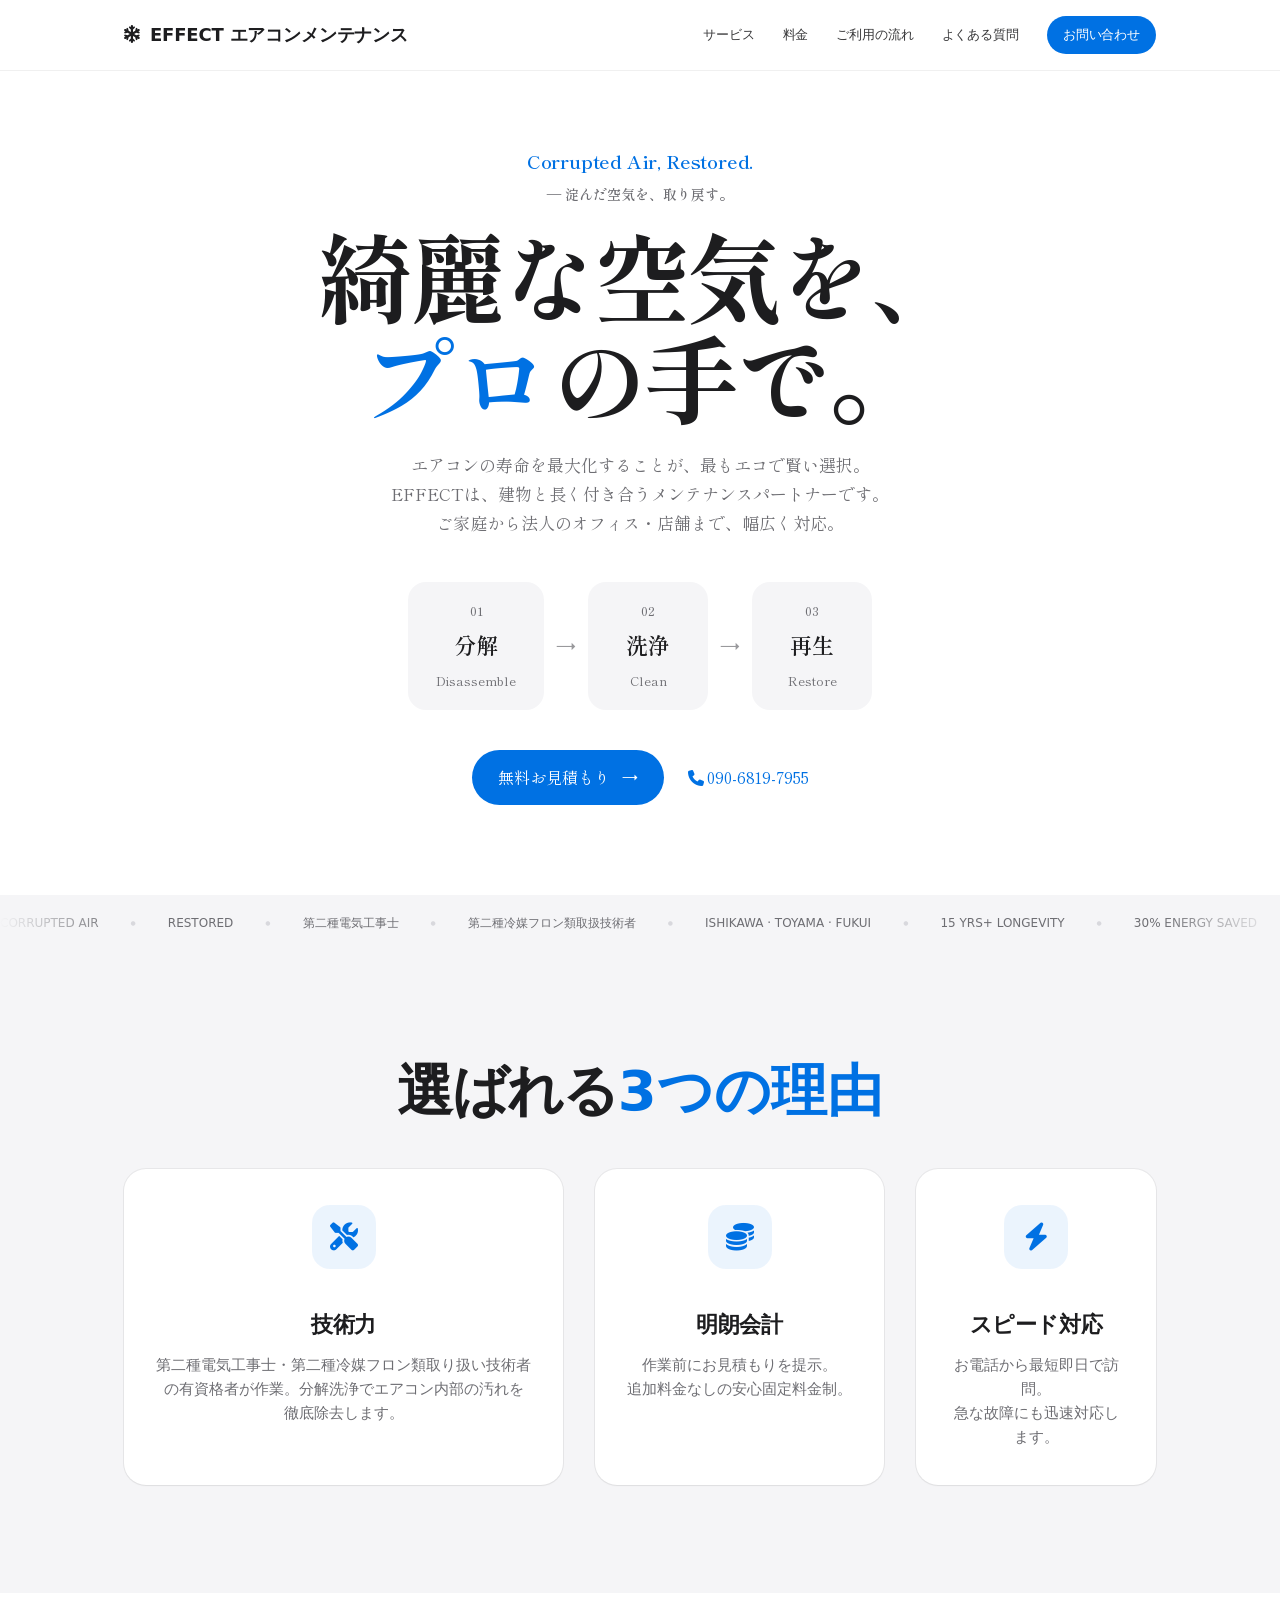
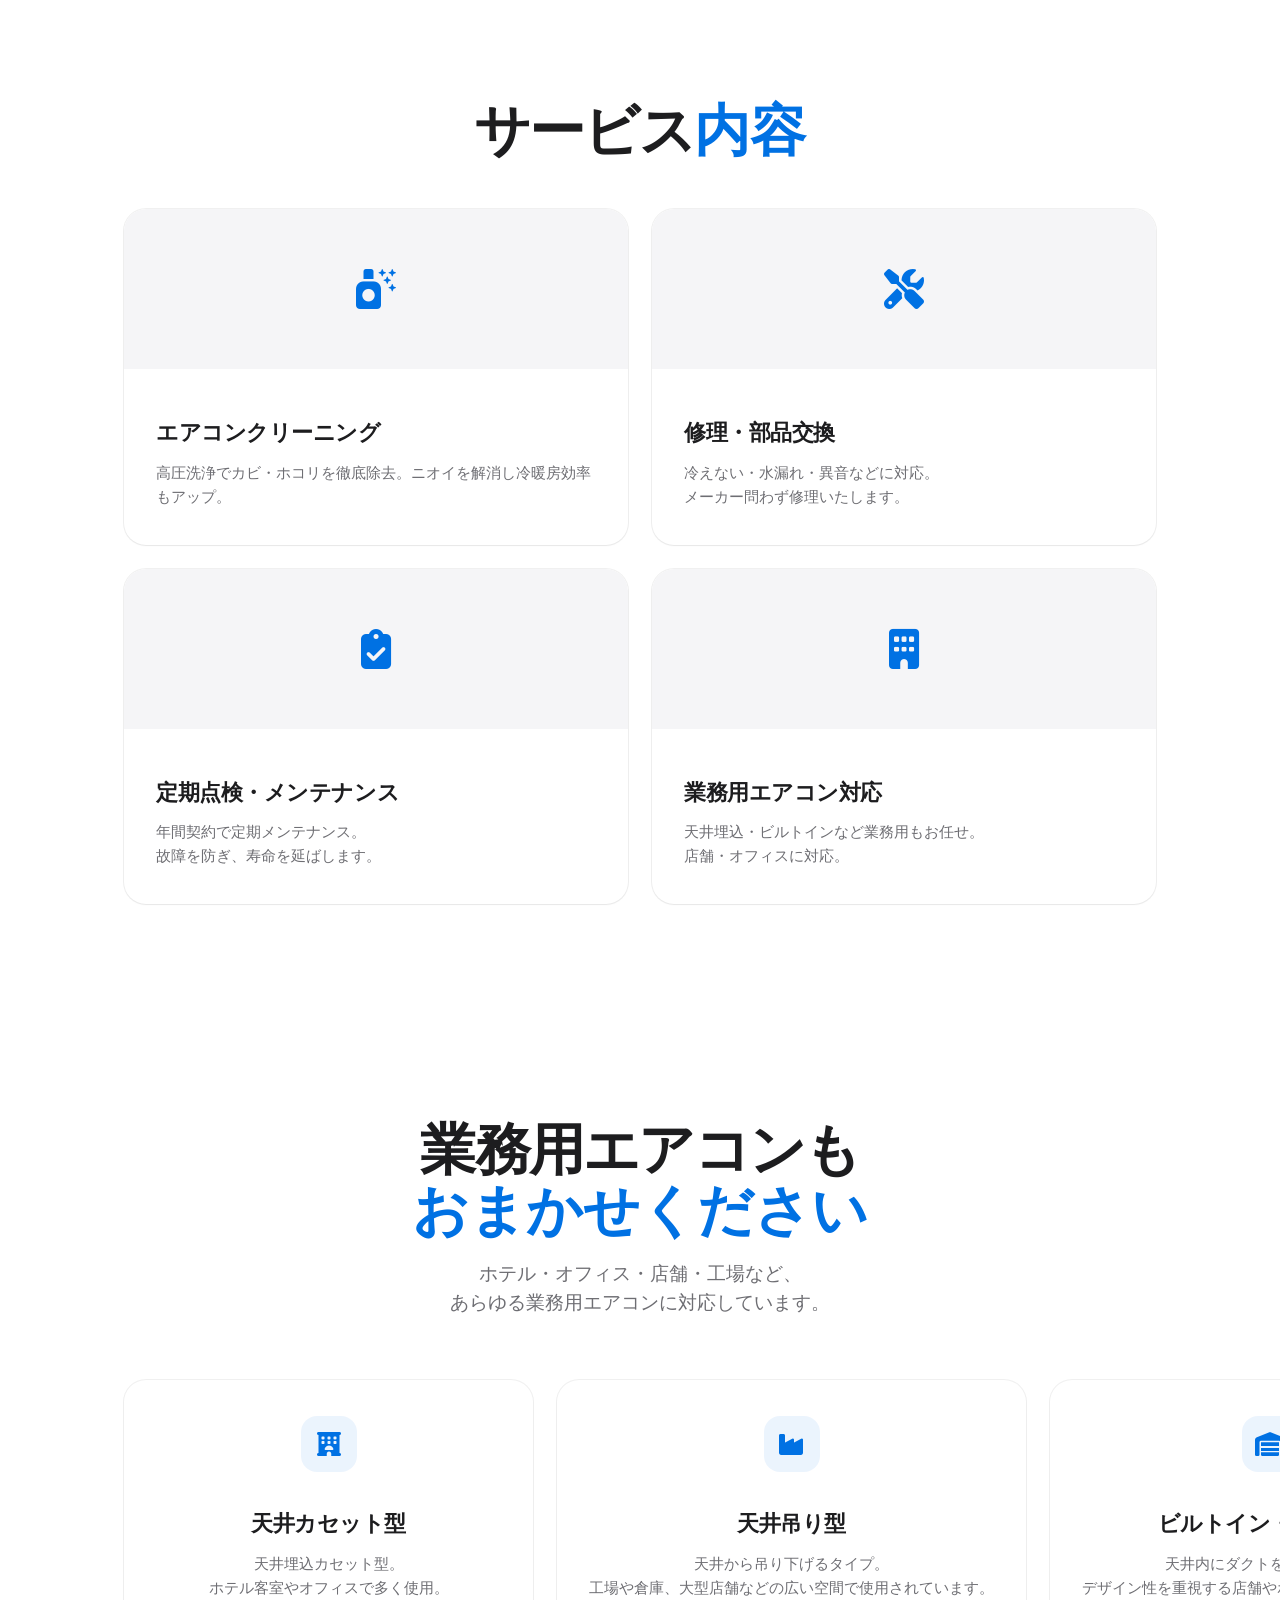
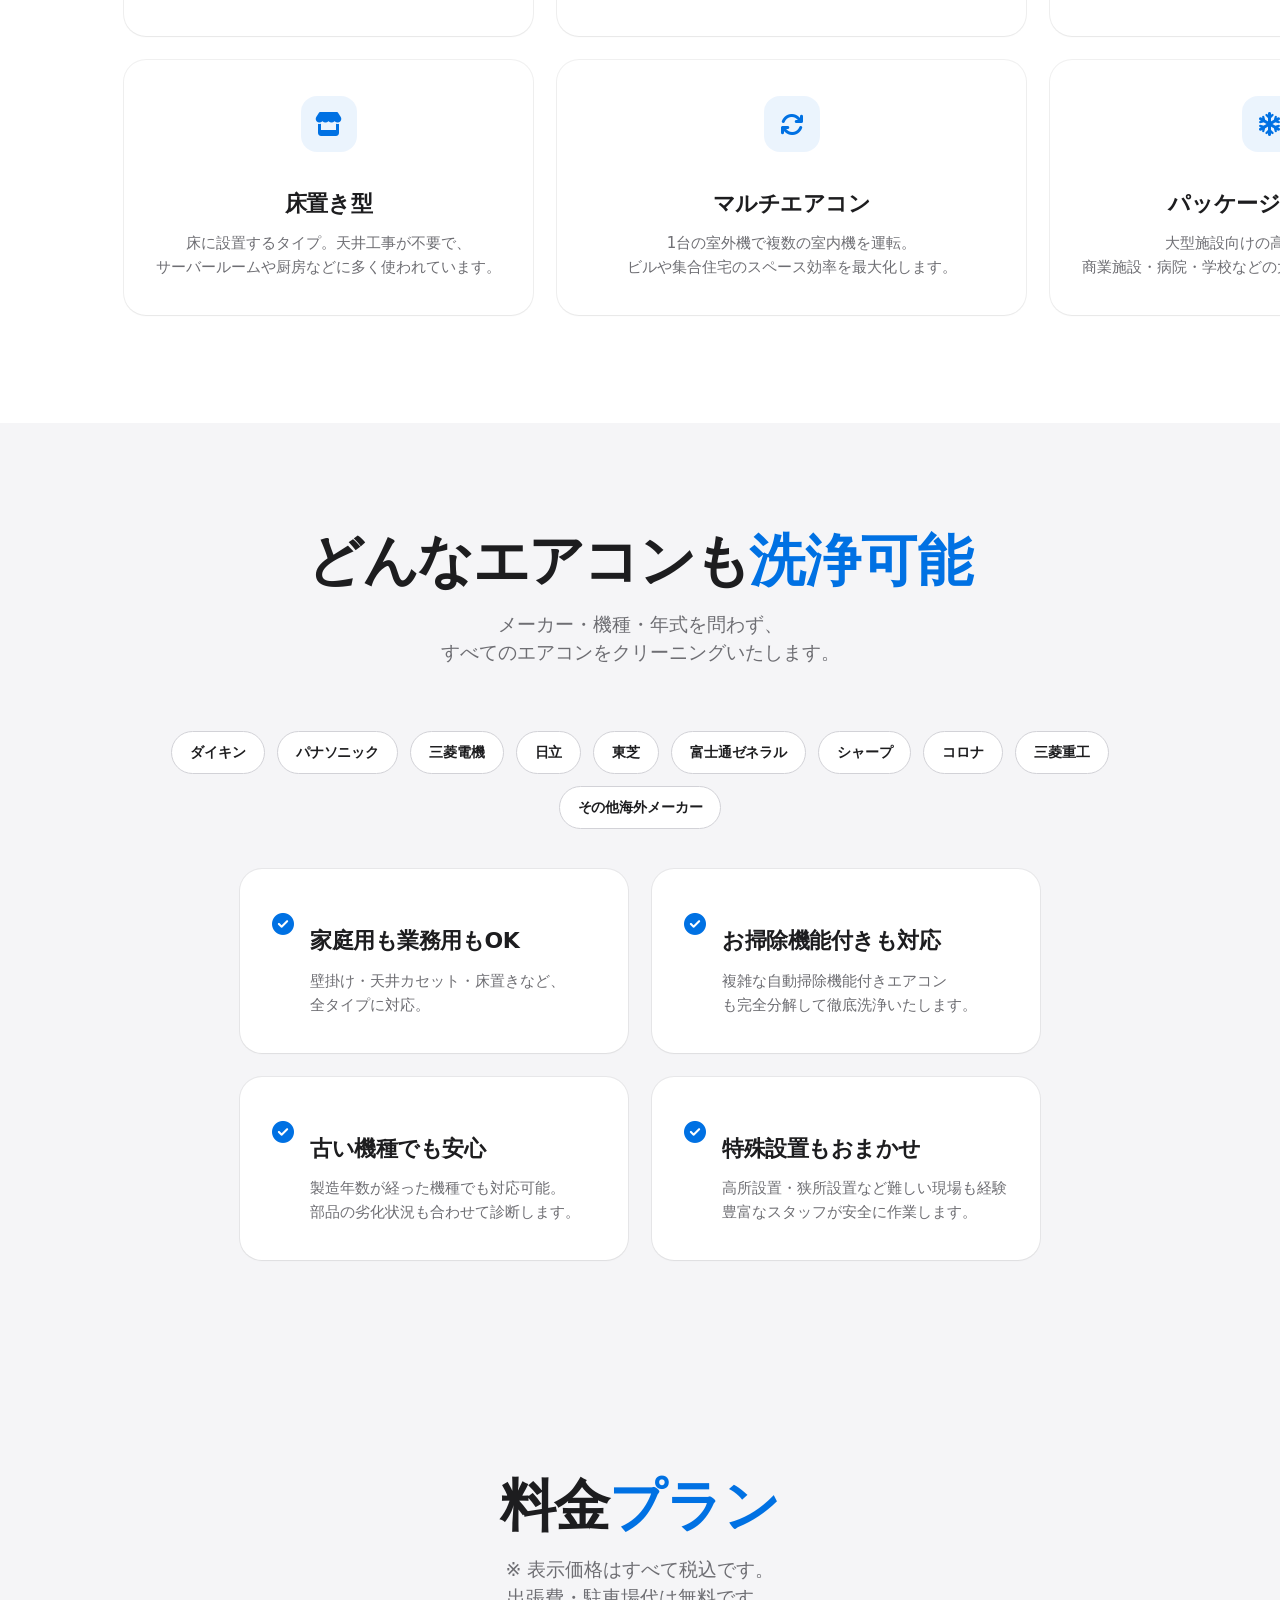
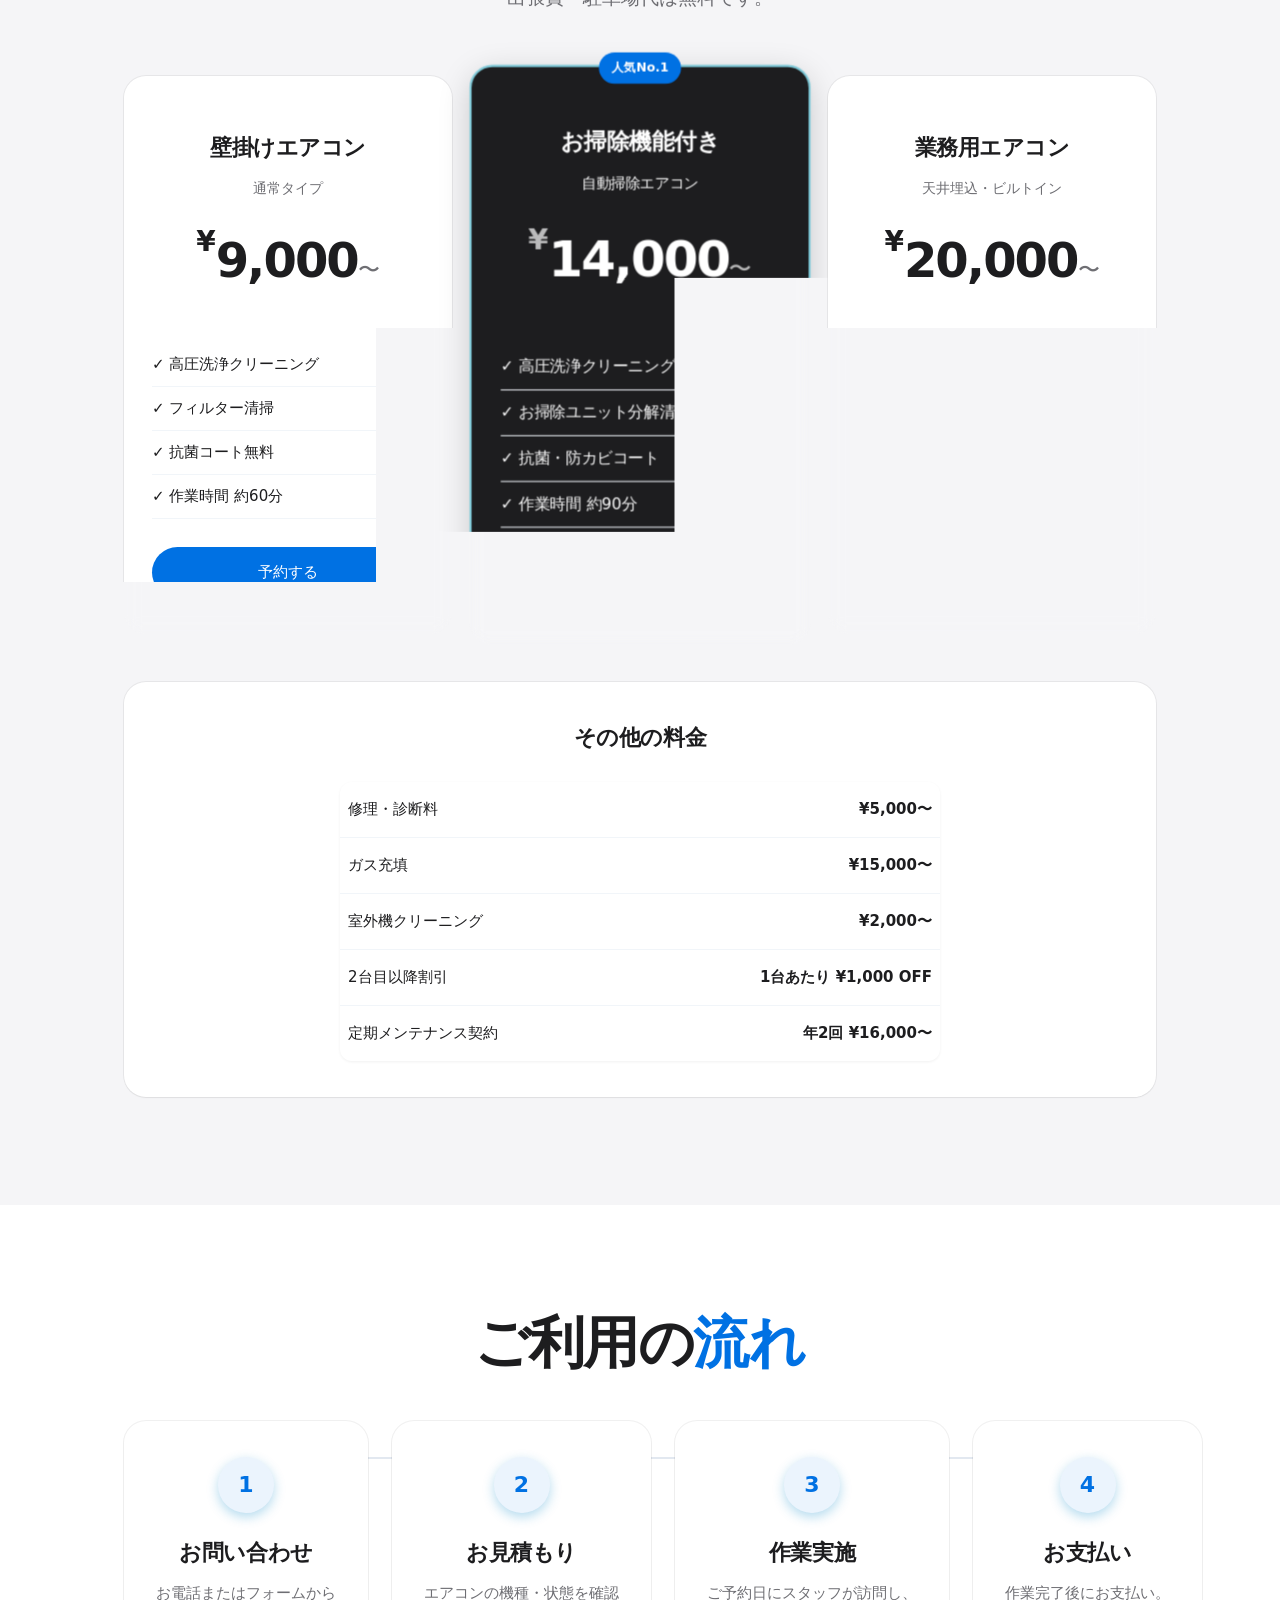
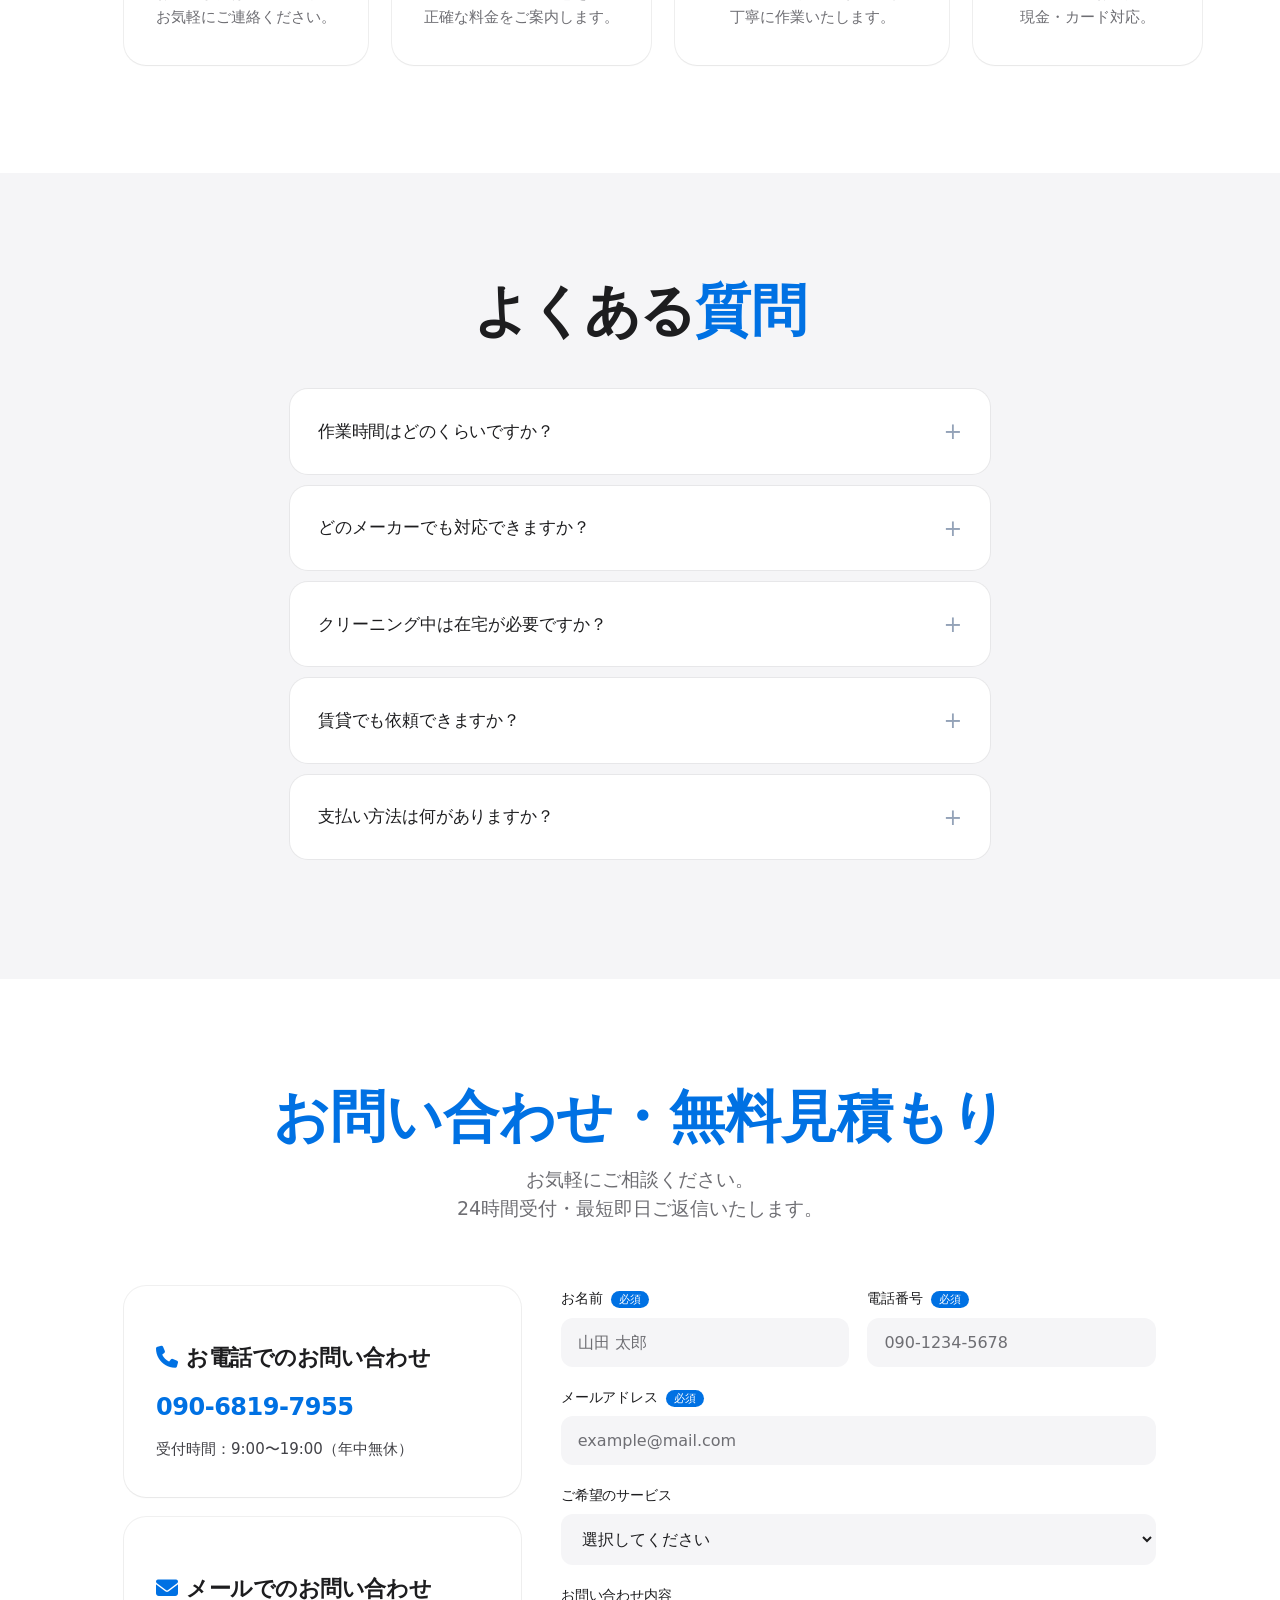
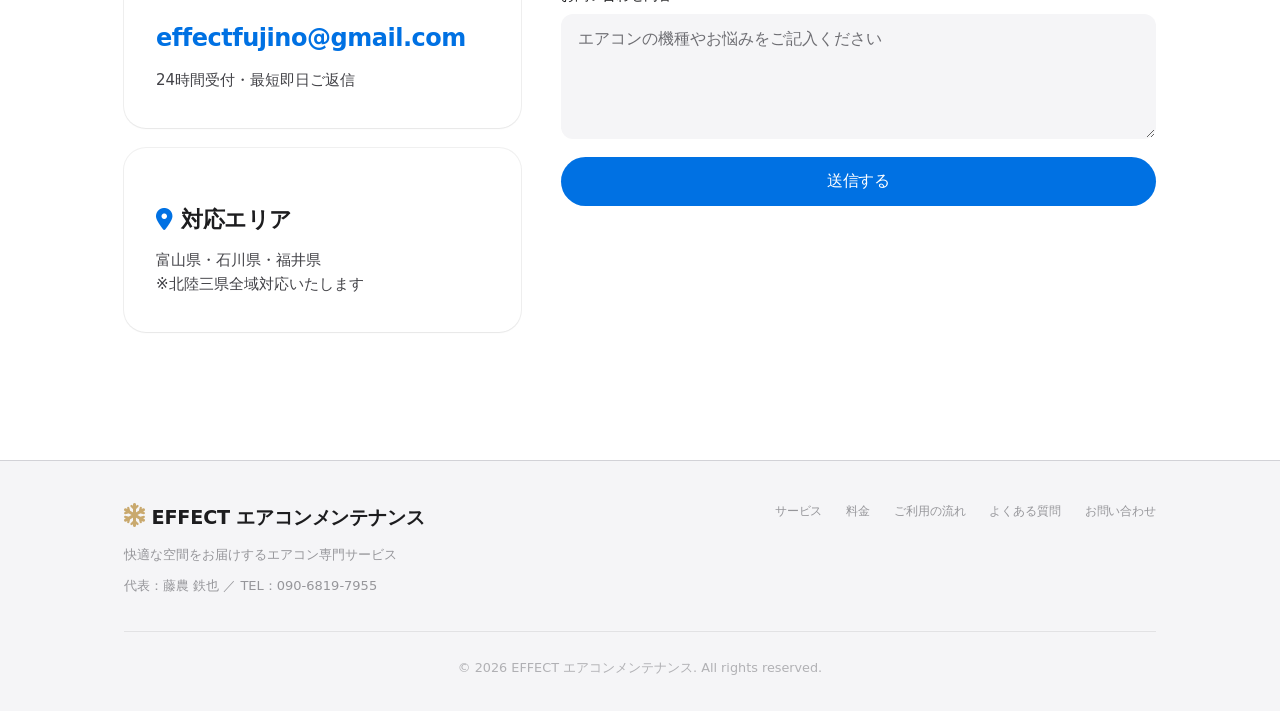
<file: index.html>
<!DOCTYPE html>
<html lang="ja">
<head>
  <meta charset="UTF-8">
  <script>
    // GitHub Pages → Cloudflare 自動転送（Cloudflareでは何も起きない）
    (function(){
      if (location.hostname === 'effectfujino-a11y.github.io') {
        location.replace('https://effect-aircon.effectfujino.workers.dev/' + location.search + location.hash);
      }
    })();
  </script>
  <meta name="viewport" content="width=device-width, initial-scale=1.0">
  <meta name="google-site-verification" content="Og17seOPsWi-h19QxGGjSY33dDKOjdLsiNlcTk4RKMI" />
  <meta name="description" content="EFFECT｜北陸三県（富山・石川・福井）のエアコンクリーニング・メンテナンス専門業者。家庭用から業務用まで対応。壁掛け9,000円〜。お見積もり無料・即日対応可。">
  <meta name="keywords" content="EFFECT,エアコンクリーニング,エアコンメンテナンス,北陸,富山,石川,福井,業務用エアコン,エアコン洗浄,エアコン修理">
  <meta property="og:title" content="EFFECT エアコンメンテナンス｜北陸三県対応">
  <meta property="og:description" content="北陸三県のエアコンクリーニング・修理・点検はEFFECTにおまかせ。家庭用から業務用まで対応。お見積もり無料。">
  <meta property="og:type" content="website">
  <meta property="og:url" content="https://effect-aircon.effectfujino.workers.dev/">
  <meta property="og:locale" content="ja_JP">
  <title>EFFECT エアコンメンテナンス｜北陸三県（富山・石川・福井）クリーニング・修理・点検</title>
  <link rel="canonical" href="https://effect-aircon.effectfujino.workers.dev/">
  <link rel="stylesheet" href="style.css">
  <link rel="preconnect" href="https://fonts.googleapis.com">
  <link rel="preconnect" href="https://fonts.gstatic.com" crossorigin>
  <link href="https://fonts.googleapis.com/css2?family=Cormorant+Garamond:ital,wght@0,300;0,400;1,300&family=Shippori+Mincho:wght@400;500;700&family=JetBrains+Mono:wght@300;400&display=swap" rel="stylesheet">
  <link rel="stylesheet" href="https://cdnjs.cloudflare.com/ajax/libs/font-awesome/6.5.2/css/all.min.css">
  <style>
    /* === Luxury Hero (A案) === */
    .hero-lux {
      --bg-beige-deep: #e8dfc8;
      --bg-light: #f4f2ec;
      --accent: #c9a96e;
      --accent-deep: #a88a50;
      --teal-deep: #0d3a4a;
      --teal-mid: #1a5a70;
      --cyan-bright: #7ec9d8;
      --text-light: #e8e6df;
      --text-muted: #8a8a82;
      --text-dark: #1a1a1a;
      --line: rgba(201, 169, 110, 0.3);
      display: block;
      min-height: 92vh;
      position: relative;
      overflow: hidden;
      font-family: 'Shippori Mincho', serif;
    }
    .hero-lux .lux-left {
      background:
        radial-gradient(ellipse at 50% 55%, rgba(126, 201, 216, 0.35) 0%, transparent 45%),
        linear-gradient(135deg, #0a2f3d 0%, #134758 50%, #0a2f3d 100%);
      color: var(--text-light);
      padding: 140px 10% 100px;
      position: relative;
      display: flex;
      flex-direction: column;
      justify-content: center;
      overflow: hidden;
      min-height: 92vh;
    }
    .hero-lux .lux-left::before {
      content: '';
      position: absolute; inset: 0;
      background-image:
        linear-gradient(rgba(126, 201, 216, 0.12) 1px, transparent 1px),
        linear-gradient(90deg, rgba(126, 201, 216, 0.12) 1px, transparent 1px);
      background-size: 60px 60px;
      opacity: 1;
      mask-image: linear-gradient(to bottom, black 0%, black 70%, transparent 100%);
      -webkit-mask-image: linear-gradient(to bottom, black 0%, black 70%, transparent 100%);
      pointer-events: none;
    }
    .hero-lux .lux-left::after {
      content: '';
      position: absolute;
      left: 50%; top: 55%;
      transform: translate(-50%, -50%);
      width: 320px; height: 320px;
      border-radius: 50%;
      background: radial-gradient(circle, rgba(200, 240, 250, 0.5) 0%, rgba(126, 201, 216, 0.15) 35%, transparent 70%);
      filter: blur(30px);
      pointer-events: none;
      animation: luxFloat 18s ease-in-out infinite;
    }
    .hero-lux .lux-orb {
      position: absolute;
      width: 360px; height: 360px;
      border: 1px solid rgba(126, 201, 216, 0.35);
      top: 25%; right: 8%;
      pointer-events: none;
      transform: rotate(45deg);
      animation: luxFloat 22s ease-in-out infinite reverse;
    }
    .hero-lux .lux-orb::before {
      content: '';
      position: absolute;
      inset: 20%;
      border: 1px solid rgba(126, 201, 216, 0.25);
    }
    .hero-lux .lux-orb::after {
      content: '';
      position: absolute;
      inset: 40%;
      border: 1px solid rgba(126, 201, 216, 0.2);
    }
    @keyframes luxFloat {
      0%,100% { transform: translate(0,0) scale(1); }
      50% { transform: translate(-40px,40px) scale(1.1); }
    }
    .hero-lux .lux-subcopy {
      font-family: 'Cormorant Garamond', serif;
      font-style: italic;
      font-weight: 300;
      font-size: clamp(18px, 2vw, 24px);
      color: var(--cyan-bright);
      letter-spacing: 0.02em;
      margin-bottom: 32px;
      position: relative;
      z-index: 2;
    }
    .hero-lux .lux-subcopy::before {
      content: '';
      display: inline-block;
      width: 40px; height: 1px;
      background: var(--cyan-bright);
      vertical-align: middle;
      margin-right: 16px;
    }
    .hero-lux .lux-subcopy-jp {
      font-family: 'Shippori Mincho', serif;
      font-style: normal;
      font-size: 14px;
      color: rgba(200, 232, 240, 0.7);
      letter-spacing: 0.08em;
      margin-left: 4px;
    }
    .hero-lux h1.lux-title {
      font-family: 'Shippori Mincho', serif;
      font-weight: 500;
      font-size: clamp(38px, 5.4vw, 68px);
      line-height: 1.18;
      letter-spacing: 0.02em;
      color: #f0f7f9;
      margin: 0 0 36px;
      position: relative;
      z-index: 2;
      text-shadow: 0 2px 20px rgba(0, 0, 0, 0.4);
    }
    .hero-lux h1.lux-title em {
      font-style: normal;
      color: var(--cyan-bright);
      font-weight: 700;
    }
    .hero-lux .lux-desc {
      font-size: 15px;
      line-height: 2;
      color: rgba(200, 232, 240, 0.85);
      max-width: 480px;
      margin-bottom: 44px;
      position: relative;
      z-index: 2;
    }
    .hero-lux .lux-cta-group {
      display: flex;
      gap: 20px;
      align-items: center;
      flex-wrap: wrap;
      position: relative;
      z-index: 2;
    }
    .hero-lux .lux-cta {
      display: inline-flex;
      align-items: center;
      gap: 12px;
      padding: 16px 28px;
      background: transparent;
      color: var(--cyan-bright);
      border: 1px solid var(--cyan-bright);
      text-decoration: none;
      font-family: 'JetBrains Mono', monospace;
      font-size: 12px;
      letter-spacing: 0.2em;
      text-transform: uppercase;
      position: relative;
      overflow: hidden;
      transition: all 0.4s ease;
    }
    .hero-lux .lux-cta::before {
      content: '';
      position: absolute; inset: 0;
      background: var(--cyan-bright);
      transform: translateX(-100%);
      transition: transform 0.4s ease;
      z-index: -1;
    }
    .hero-lux .lux-cta:hover::before { transform: translateX(0); }
    .hero-lux .lux-cta:hover {
      color: #0a2f3d;
    }
    .hero-lux .lux-cta .arrow { transition: transform 0.4s ease; }
    .hero-lux .lux-cta:hover .arrow { transform: translateX(6px); }
    .hero-lux .lux-cta-sec {
      color: rgba(200, 232, 240, 0.8);
      text-decoration: none;
      font-family: 'JetBrains Mono', monospace;
      font-size: 12px;
      letter-spacing: 0.2em;
      text-transform: uppercase;
      transition: color 0.3s ease;
    }
    .hero-lux .lux-cta-sec:hover { color: var(--cyan-bright); }
    .hero-lux .lux-marker {
      position: absolute;
      left: 24px; top: 50%;
      transform: translateY(-50%) rotate(-90deg);
      transform-origin: left center;
      font-family: 'JetBrains Mono', monospace;
      font-size: 10px;
      letter-spacing: 0.3em;
      color: rgba(126, 201, 216, 0.6);
      white-space: nowrap;
    }
    .hero-lux .lux-right {
      background: #fff;
      color: var(--text-dark);
      padding: 120px 48px 72px;
      position: relative;
      display: flex;
      flex-direction: column;
      justify-content: center;
    }
    .hero-lux .lux-qnum {
      font-family: 'JetBrains Mono', monospace;
      font-size: 11px;
      letter-spacing: 0.3em;
      color: var(--accent);
      margin-bottom: 32px;
      display: flex; align-items: center; gap: 16px;
    }
    .hero-lux .lux-qnum::after {
      content: '';
      flex: 1; height: 1px;
      background: var(--line);
    }
    .hero-lux .lux-qlabel {
      font-family: 'Cormorant Garamond', serif;
      font-style: italic;
      font-size: 18px;
      color: #666;
      margin-bottom: 20px;
    }
    .hero-lux .lux-qhead {
      font-family: 'Shippori Mincho', serif;
      font-size: clamp(22px, 2.6vw, 32px);
      line-height: 1.6;
      color: var(--text-dark);
      margin: 0 0 40px;
      font-weight: 400;
    }
    .hero-lux .lux-qhead strong {
      color: var(--accent);
      font-weight: 700;
    }
    .hero-lux .lux-stats {
      display: grid;
      grid-template-columns: repeat(3, 1fr);
      gap: 20px;
      padding-top: 32px;
      border-top: 1px solid rgba(0,0,0,0.08);
    }
    .hero-lux .lux-stat-value {
      font-family: 'Cormorant Garamond', serif;
      font-size: 34px;
      font-weight: 400;
      color: var(--text-dark);
      line-height: 1;
      margin-bottom: 6px;
    }
    .hero-lux .lux-stat-value span {
      font-size: 16px;
      color: var(--accent);
    }
    .hero-lux .lux-stat-label {
      font-family: 'JetBrains Mono', monospace;
      font-size: 10px;
      letter-spacing: 0.2em;
      text-transform: uppercase;
      color: #888;
    }
    .hero-lux .lux-year {
      position: absolute;
      bottom: 28px; right: 32px;
      font-family: 'Cormorant Garamond', serif;
      font-style: italic;
      color: #999;
      font-size: 13px;
    }
    .hero-lux .lux-year::before { content: '— '; }
    @media (max-width: 960px) {
      .hero-lux { grid-template-columns: 1fr; }
      .hero-lux .lux-left { padding: 100px 18px 56px; min-height: 70vh; }
      .hero-lux .lux-right { padding: 64px 24px 56px; }
      .hero-lux .lux-marker { display: none; }
      .hero-lux .lux-stats { grid-template-columns: 1fr; gap: 18px; }
    }
    @media (max-width: 480px) {
      .hero-lux .lux-subcopy {
        white-space: nowrap;
        overflow: hidden;
        text-overflow: clip;
        font-size: 11px !important;
      }
      .hero-lux .lux-subcopy::before {
        width: 20px;
        margin-right: 8px;
      }
      .hero-lux .lux-subcopy-jp {
        font-size: 10px !important;
      }
      .hero-lux .lux-desc {
        font-size: 12px !important;
        line-height: 1.9;
        white-space: nowrap;
      }
      .hero-lux h1.lux-title {
        font-size: clamp(34px, 10vw, 46px);
      }
    }
    @media (max-width: 380px) {
      .hero-lux .lux-subcopy { font-size: 10px !important; }
      .hero-lux .lux-desc { font-size: 11px !important; }
    }
    /* Commercial grid: single column on mobile for readability */
    @media (max-width: 640px) {
      .commercial-grid { grid-template-columns: 1fr !important; }
    }
    /* Keep "どんなエアコンも洗浄可能" on 1 line on mobile */
    @media (max-width: 480px) {
      .any-aircon .section-title { white-space: nowrap; font-size: clamp(20px, 5.5vw, 26px) !important; }
    }

    /* =========================================================
       APPLE-STYLE OVERRIDE (王道路線：白基調・巨大タイポ・余白)
       これより上の全スタイルを上書きする
       ========================================================= */
    :root {
      --apl-bg: #ffffff;
      --apl-bg-alt: #f5f5f7;
      --apl-text: #1d1d1f;
      --apl-muted: #6e6e73;
      --apl-line: #d2d2d7;
      --apl-blue: #0071e3;
      --apl-blue-hover: #0077ed;
    }
    html, body {
      background: var(--apl-bg) !important;
      color: var(--apl-text) !important;
      font-family: -apple-system, BlinkMacSystemFont, "SF Pro Display", "SF Pro Text",
        "Helvetica Neue", "Hiragino Sans", "Hiragino Kaku Gothic ProN",
        "Yu Gothic", "Meiryo", system-ui, sans-serif !important;
      -webkit-font-smoothing: antialiased;
      -moz-osx-font-smoothing: grayscale;
    }
    body::before { display: none !important; }
    * { letter-spacing: normal; }

    /* === Header === */
    .header {
      background: rgba(255, 255, 255, 0.72) !important;
      backdrop-filter: saturate(180%) blur(20px);
      -webkit-backdrop-filter: saturate(180%) blur(20px);
      border-bottom: 1px solid rgba(0,0,0,0.06) !important;
      box-shadow: none !important;
    }
    .header.scrolled {
      background: rgba(255,255,255,0.92) !important;
      box-shadow: 0 1px 3px rgba(0,0,0,0.04) !important;
    }
    .header .logo {
      color: var(--apl-text) !important;
      font-family: inherit !important;
      letter-spacing: -0.01em !important;
      font-weight: 600 !important;
      font-size: 18px !important;
    }
    .header .logo-icon { color: var(--apl-text) !important; font-size: 18px !important; }
    .header .nav a {
      color: var(--apl-text) !important;
      font-family: inherit !important;
      font-size: 13px !important;
      font-weight: 400 !important;
      letter-spacing: -0.01em !important;
      text-transform: none !important;
      opacity: 0.88;
      transition: opacity 0.2s;
    }
    .header .nav a:hover { color: var(--apl-text) !important; opacity: 1; }
    .header .nav a.btn {
      background: var(--apl-blue) !important;
      color: #fff !important;
      border: none !important;
      border-radius: 980px !important;
      padding: 7px 16px !important;
      font-size: 13px !important;
      letter-spacing: -0.01em !important;
      text-transform: none !important;
      opacity: 1 !important;
    }
    .header .nav a.btn:hover {
      background: var(--apl-blue-hover) !important;
      color: #fff !important;
    }
    .header .menu-toggle span { background: var(--apl-text) !important; }

    /* === Hero === */
    .hero-lux {
      display: block !important;
      grid-template-columns: none !important;
      min-height: auto !important;
      background: var(--apl-bg) !important;
      overflow: visible !important;
    }
    .hero-lux .lux-left {
      background: var(--apl-bg) !important;
      color: var(--apl-text) !important;
      padding: clamp(110px, 16vh, 180px) 24px clamp(64px, 10vh, 120px) !important;
      text-align: center;
      align-items: center;
      min-height: auto !important;
      border: none !important;
    }
    .hero-lux .lux-left::before,
    .hero-lux .lux-left::after,
    .hero-lux .lux-orb,
    .hero-lux .lux-marker { display: none !important; }
    .hero-lux .lux-subcopy {
      color: var(--apl-blue) !important;
      font-family: inherit !important;
      font-style: normal !important;
      font-weight: 600 !important;
      font-size: clamp(15px, 1.6vw, 19px) !important;
      letter-spacing: -0.01em !important;
      margin-bottom: 18px !important;
      white-space: normal !important;
    }
    .hero-lux .lux-subcopy::before { display: none !important; }
    .hero-lux .lux-subcopy-jp {
      display: block;
      margin-left: 0 !important;
      color: var(--apl-muted) !important;
      font-family: inherit !important;
      font-size: clamp(12px, 1.3vw, 14px) !important;
      letter-spacing: 0 !important;
      margin-top: 4px;
    }
    .hero-lux h1.lux-title {
      font-family: inherit !important;
      font-weight: 700 !important;
      font-size: clamp(40px, 7.5vw, 96px) !important;
      line-height: 1.05 !important;
      letter-spacing: -0.04em !important;
      color: var(--apl-text) !important;
      margin: 0 0 24px !important;
      text-shadow: none !important;
      max-width: 1100px;
    }
    .hero-lux h1.lux-title em {
      font-style: normal !important;
      color: var(--apl-blue) !important;
      font-weight: 700 !important;
    }
    .hero-lux .lux-desc {
      color: var(--apl-muted) !important;
      font-size: clamp(17px, 1.7vw, 21px) !important;
      line-height: 1.5 !important;
      max-width: 700px !important;
      margin: 0 auto 36px !important;
      text-align: center !important;
      white-space: normal !important;
    }

    /* Process diagram (apple-tile style) */
    .lux-process {
      justify-content: center !important;
      gap: 12px !important;
      margin: 8px auto 40px !important;
      flex-wrap: wrap !important;
    }
    .lux-process-step {
      background: var(--apl-bg-alt) !important;
      border: none !important;
      border-radius: 18px !important;
      padding: 18px 28px !important;
      min-width: 120px !important;
      text-align: center;
    }
    .lux-process-step:hover {
      background: #ececef !important;
      border: none !important;
    }
    .lux-process-num {
      color: var(--apl-muted) !important;
      font-family: inherit !important;
      font-size: 12px !important;
      letter-spacing: 0 !important;
      font-weight: 500;
    }
    .lux-process-label {
      font-family: inherit !important;
      font-size: 22px !important;
      font-weight: 600 !important;
      letter-spacing: -0.02em !important;
      color: var(--apl-text) !important;
    }
    .lux-process-en {
      color: var(--apl-muted) !important;
      font-family: inherit !important;
      font-style: normal !important;
      font-size: 13px !important;
      letter-spacing: 0 !important;
    }
    .lux-process-arrow {
      color: var(--apl-muted) !important;
      font-family: inherit !important;
      font-size: 20px !important;
      align-self: center;
    }

    /* CTA buttons (pill) */
    .lux-cta-group {
      justify-content: center !important;
      gap: 24px !important;
    }
    .hero-lux .lux-cta {
      background: var(--apl-blue) !important;
      color: #fff !important;
      border: none !important;
      border-radius: 980px !important;
      padding: 13px 26px !important;
      font-family: inherit !important;
      font-size: 16px !important;
      letter-spacing: -0.01em !important;
      text-transform: none !important;
    }
    .hero-lux .lux-cta::before { display: none !important; }
    .hero-lux .lux-cta:hover {
      background: var(--apl-blue-hover) !important;
      color: #fff !important;
    }
    .hero-lux .lux-cta-sec {
      color: var(--apl-blue) !important;
      font-family: inherit !important;
      font-size: 16px !important;
      letter-spacing: -0.01em !important;
      text-transform: none !important;
      font-weight: 400;
    }
    .hero-lux .lux-cta-sec:hover { color: var(--apl-blue-hover) !important; }
    .hero-lux .lux-cta-sec i { color: var(--apl-blue) !important; }

    /* === Data strip (subtle) === */
    .data-strip {
      background: var(--apl-bg-alt) !important;
      border: none !important;
    }
    .data-strip::before { background: linear-gradient(to right, var(--apl-bg-alt), transparent) !important; }
    .data-strip::after { background: linear-gradient(to left, var(--apl-bg-alt), transparent) !important; }
    .data-strip-content {
      color: var(--apl-muted) !important;
      font-family: inherit !important;
      font-size: 12px !important;
      letter-spacing: 0.05em !important;
      text-transform: none !important;
    }
    .data-strip-content .ds-dot { color: var(--apl-line) !important; }

    /* === Sections === */
    .reasons, .services, .pricing, .flow, .faq, .contact,
    .commercial, .any-aircon {
      background: var(--apl-bg) !important;
      padding: clamp(80px, 12vh, 140px) 0 !important;
      color: var(--apl-text) !important;
    }
    .reasons, .pricing, .faq, .any-aircon { background: var(--apl-bg-alt) !important; }
    .reasons::before, .services::before, .pricing::before,
    .commercial::before, .any-aircon::before, .flow::before,
    .faq::before, .contact::before { display: none !important; }

    .container { max-width: 1080px !important; padding: 0 24px !important; }

    /* Section title */
    .section-title {
      font-family: inherit !important;
      font-weight: 700 !important;
      font-size: clamp(32px, 5vw, 56px) !important;
      line-height: 1.08 !important;
      letter-spacing: -0.03em !important;
      color: var(--apl-text) !important;
      text-align: center;
      margin-bottom: 18px !important;
    }
    .section-title span {
      color: var(--apl-blue) !important;
      font-weight: 700 !important;
    }
    .section-sub {
      color: var(--apl-muted) !important;
      font-family: inherit !important;
      font-size: clamp(16px, 1.5vw, 19px) !important;
      line-height: 1.5 !important;
      text-align: center;
      max-width: 720px;
      margin: 0 auto 64px !important;
    }

    /* === Cards (general) === */
    .reason-card, .service-card, .commercial-card,
    .flow-step, .faq-item, .contact-box, .any-feature {
      background: var(--apl-bg) !important;
      border: none !important;
      border-radius: 22px !important;
      padding: 36px 32px !important;
      box-shadow: 0 1px 2px rgba(0,0,0,0.04), 0 0 0 1px rgba(0,0,0,0.04) !important;
      backdrop-filter: none !important;
      -webkit-backdrop-filter: none !important;
      transition: transform 0.3s ease, box-shadow 0.3s ease !important;
    }
    .reasons .reason-card,
    .pricing .price-card,
    .faq .faq-item,
    .any-aircon .any-feature {
      background: #fff !important;
    }
    .reason-card:hover, .service-card:hover, .commercial-card:hover,
    .any-feature:hover {
      transform: translateY(-2px);
      box-shadow: 0 8px 24px rgba(0,0,0,0.06), 0 0 0 1px rgba(0,0,0,0.04) !important;
    }
    .reason-card h3, .service-card h3, .commercial-card h3,
    .price-header h3, .flow-step h3, .contact-box h3,
    .any-feature h3 {
      font-family: inherit !important;
      font-weight: 600 !important;
      font-size: 22px !important;
      letter-spacing: -0.02em !important;
      color: var(--apl-text) !important;
      margin: 16px 0 8px !important;
    }
    .reason-card p, .service-card p, .commercial-card p,
    .flow-step p, .any-feature p, .faq-item p {
      color: var(--apl-muted) !important;
      font-family: inherit !important;
      font-size: 15px !important;
      line-height: 1.6 !important;
    }

    /* === Icons === */
    .reason-icon {
      color: var(--apl-blue) !important;
      background: rgba(0, 113, 227, 0.08) !important;
      border: none !important;
      border-radius: 18px !important;
      width: 64px !important;
      height: 64px !important;
      font-size: 28px !important;
      margin: 0 auto 20px !important;
    }
    .service-emoji {
      color: var(--apl-blue) !important;
      font-size: 40px !important;
    }
    .service-img {
      background: var(--apl-bg-alt) !important;
      border-radius: 22px 22px 0 0 !important;
      border: none !important;
      padding: 36px;
    }
    .service-card {
      padding: 0 !important;
      overflow: hidden;
    }
    .service-body { padding: 28px 32px 36px !important; }
    .commercial-icon {
      color: var(--apl-blue) !important;
      background: rgba(0,113,227,0.08) !important;
      border-radius: 16px !important;
      width: 56px !important;
      height: 56px !important;
      font-size: 24px !important;
    }
    .any-feature-icon {
      color: var(--apl-blue) !important;
      font-size: 22px !important;
    }
    .contact-box h3 i, .price-features li i { color: var(--apl-blue) !important; }

    /* === Pricing cards === */
    .price-card {
      background: #fff !important;
      border-radius: 22px !important;
      box-shadow: 0 1px 2px rgba(0,0,0,0.04), 0 0 0 1px rgba(0,0,0,0.06) !important;
      padding: 36px 28px !important;
      border: none !important;
    }
    .price-card.popular {
      background: var(--apl-text) !important;
      color: #fff !important;
      box-shadow: 0 8px 32px rgba(0,0,0,0.18) !important;
      transform: scale(1.04);
    }
    .price-card.popular h3,
    .price-card.popular .price-type,
    .price-card.popular .price-amount,
    .price-card.popular .price-features li {
      color: #fff !important;
    }
    .price-card.popular .yen,
    .price-card.popular .tax { color: #fff !important; opacity: 0.7; }
    .popular-badge {
      background: var(--apl-blue) !important;
      color: #fff !important;
      border-radius: 980px !important;
      font-family: inherit !important;
      font-size: 12px !important;
      letter-spacing: 0 !important;
      text-transform: none !important;
      padding: 4px 12px;
    }
    .price-amount {
      color: var(--apl-text) !important;
      font-family: inherit !important;
      font-weight: 700 !important;
      font-size: 48px !important;
      letter-spacing: -0.04em !important;
      margin: 16px 0;
    }
    .price-amount .yen { font-size: 28px; vertical-align: top; }
    .price-amount .tax { font-size: 22px; color: var(--apl-muted) !important; }
    .price-type { color: var(--apl-muted) !important; font-size: 14px; }
    .price-features { margin: 24px 0; }
    .price-features li {
      color: var(--apl-text);
      font-size: 15px;
      padding: 8px 0;
    }
    .price-card .btn {
      background: var(--apl-blue) !important;
      border: none !important;
      border-radius: 980px !important;
      color: #fff !important;
      padding: 12px 24px !important;
      font-family: inherit !important;
      font-weight: 500 !important;
      font-size: 15px !important;
      letter-spacing: -0.01em !important;
      text-transform: none !important;
      transition: background 0.2s;
    }
    .price-card .btn:hover {
      background: var(--apl-blue-hover) !important;
      color: #fff !important;
    }
    .price-card.popular .btn {
      background: #fff !important;
      color: var(--apl-text) !important;
    }
    .price-card.popular .btn:hover { background: #f5f5f7 !important; }

    /* Other pricing table */
    .pricing-other {
      background: #fff !important;
      border-radius: 22px !important;
      border: none !important;
      box-shadow: 0 1px 2px rgba(0,0,0,0.04), 0 0 0 1px rgba(0,0,0,0.06) !important;
      padding: 36px !important;
      margin-top: 48px;
    }
    .pricing-other h3 {
      color: var(--apl-text) !important;
      font-family: inherit !important;
      font-size: 22px !important;
      font-weight: 600 !important;
      letter-spacing: -0.02em !important;
    }
    .price-table tr { background: transparent !important; }
    .price-table td {
      color: var(--apl-text) !important;
      font-family: inherit !important;
      font-size: 15px !important;
      border-color: rgba(0,0,0,0.08) !important;
      padding: 14px 8px !important;
      background: transparent !important;
    }
    .price-table td:last-child { color: var(--apl-text) !important; font-weight: 600 !important; }

    /* === Flow steps === */
    .step-num {
      background: rgba(0,113,227,0.08) !important;
      color: var(--apl-blue) !important;
      border: none !important;
      border-radius: 50% !important;
      width: 56px !important;
      height: 56px !important;
      font-family: inherit !important;
      font-weight: 600 !important;
      font-size: 22px !important;
      margin: 0 auto 20px;
    }

    /* === Brand tags === */
    .brand-tag {
      background: #fff !important;
      border: 1px solid var(--apl-line) !important;
      border-radius: 980px !important;
      color: var(--apl-text) !important;
      font-family: inherit !important;
      font-size: 14px !important;
      letter-spacing: -0.01em !important;
      padding: 8px 18px !important;
    }

    /* === FAQ === */
    .faq-item {
      background: #fff !important;
      border-radius: 18px !important;
      padding: 0 !important;
      box-shadow: 0 0 0 1px rgba(0,0,0,0.06) !important;
    }
    .faq-item summary {
      font-family: inherit !important;
      color: var(--apl-text) !important;
      font-weight: 500 !important;
      font-size: 17px !important;
      letter-spacing: -0.01em !important;
      padding: 22px 28px;
      cursor: pointer;
    }
    .faq-item[open] summary { color: var(--apl-blue) !important; }
    .faq-item p {
      color: var(--apl-muted) !important;
      padding: 0 28px 24px;
      font-family: inherit !important;
    }

    /* === Contact === */
    .phone-number, .email-address {
      color: var(--apl-blue) !important;
      font-family: inherit !important;
      font-weight: 600 !important;
      font-size: 24px !important;
      letter-spacing: -0.02em !important;
    }
    .contact-form label {
      color: var(--apl-text) !important;
      font-family: inherit !important;
      font-size: 14px !important;
      font-weight: 500 !important;
      letter-spacing: -0.01em !important;
      text-transform: none !important;
    }
    .contact-form .required {
      background: var(--apl-blue) !important;
      color: #fff !important;
      border-radius: 980px !important;
      font-family: inherit !important;
      font-size: 11px !important;
      padding: 2px 8px !important;
      font-weight: 500 !important;
    }
    .contact-form input,
    .contact-form select,
    .contact-form textarea {
      background: var(--apl-bg-alt) !important;
      border: 1px solid transparent !important;
      border-radius: 12px !important;
      font-family: inherit !important;
      color: var(--apl-text) !important;
      font-size: 16px !important;
      padding: 14px 16px !important;
    }
    .contact-form input::placeholder,
    .contact-form textarea::placeholder { color: var(--apl-muted) !important; }
    .contact-form input:focus,
    .contact-form select:focus,
    .contact-form textarea:focus {
      border-color: var(--apl-blue) !important;
      box-shadow: 0 0 0 4px rgba(0,113,227,0.18) !important;
      outline: none;
    }
    .contact-form .btn {
      background: var(--apl-blue) !important;
      color: #fff !important;
      border: none !important;
      border-radius: 980px !important;
      padding: 14px 28px !important;
      font-family: inherit !important;
      font-size: 16px !important;
      font-weight: 500 !important;
      letter-spacing: -0.01em !important;
      text-transform: none !important;
    }
    .contact-form .btn:hover { background: var(--apl-blue-hover) !important; }

    /* === Footer === */
    .footer {
      background: var(--apl-bg-alt) !important;
      color: var(--apl-muted) !important;
      border-top: 1px solid var(--apl-line) !important;
      padding: 40px 0 32px !important;
    }
    .footer .logo-icon,
    .footer-brand > :first-child { color: var(--apl-text) !important; }
    .footer-brand {
      color: var(--apl-text) !important;
      font-family: inherit !important;
      font-weight: 600 !important;
      letter-spacing: -0.01em !important;
    }
    .footer-brand p {
      color: var(--apl-muted) !important;
      font-family: inherit !important;
      font-size: 13px !important;
      letter-spacing: 0 !important;
    }
    .footer-links a {
      color: var(--apl-muted) !important;
      font-family: inherit !important;
      font-size: 12px !important;
      letter-spacing: -0.01em !important;
      text-transform: none !important;
    }
    .footer-links a:hover { color: var(--apl-text) !important; }
    .footer-bottom {
      border-top-color: rgba(0,0,0,0.08) !important;
      color: var(--apl-muted) !important;
      font-family: inherit !important;
      font-size: 12px !important;
      letter-spacing: 0 !important;
    }

    /* === Scroll fade-in animation === */
    .reveal {
      opacity: 0;
      transform: translateY(24px);
      transition: opacity 0.8s ease, transform 0.8s ease;
    }
    .reveal.in {
      opacity: 1;
      transform: translateY(0);
    }

    /* === Mobile === */
    @media (max-width: 768px) {
      .hero-lux .lux-left { padding-top: clamp(96px, 14vh, 130px) !important; }
      .header .logo { font-size: 16px !important; }
      .lux-process { gap: 8px !important; }
      .lux-process-step { padding: 12px 18px !important; min-width: 90px !important; }
      .lux-process-label { font-size: 18px !important; }
      .lux-process-en { font-size: 11px !important; }
      .price-card.popular { transform: none; }
    }
    @media (max-width: 480px) {
      .hero-lux .lux-subcopy { white-space: normal !important; }
      .hero-lux .lux-desc { white-space: normal !important; font-size: 16px !important; }
      .any-aircon .section-title { white-space: normal !important; }
    }

    /* (関連旧ブロックは下方の Apple-Style FINAL OVERRIDE で勝つので無効化される) */

    /* === Header override (beige + gold) === */
    .header {
      background: #f4f2ec !important;
      border-bottom: 1px solid rgba(201, 169, 110, 0.3);
      box-shadow: none !important;
    }
    .header.scrolled {
      background: rgba(244, 242, 236, 0.96) !important;
      backdrop-filter: blur(8px);
      -webkit-backdrop-filter: blur(8px);
      box-shadow: 0 2px 20px rgba(0,0,0,0.06) !important;
    }
    .header .logo {
      color: #1a1a1a !important;
      font-family: 'Cormorant Garamond', serif;
      letter-spacing: 0.15em;
    }
    .header .logo-icon { color: #c9a96e !important; }
    .header .nav a {
      color: #555 !important;
      font-family: 'JetBrains Mono', monospace;
      font-size: 12px;
      letter-spacing: 0.12em;
      text-transform: uppercase;
      transition: color 0.3s ease;
    }
    .header .nav a:hover { color: #c9a96e !important; }
    .header .nav a.btn {
      background: transparent !important;
      color: #1a1a1a !important;
      border: 1px solid #c9a96e !important;
      border-radius: 0 !important;
      padding: 10px 18px !important;
      text-transform: uppercase;
    }
    .header .nav a.btn:hover {
      background: #c9a96e !important;
      color: #f4f2ec !important;
    }
    .header .menu-toggle span { background: #1a1a1a !important; }

    /* === Icon styling (Font Awesome) === */
    .header .logo-icon { font-size: 18px; margin-right: 4px; }
    .reason-icon {
      font-size: 42px !important;
      color: #c9a96e !important;
      display: inline-flex;
      align-items: center;
      justify-content: center;
      width: 80px; height: 80px;
      border: 1px solid rgba(201,169,110,0.3);
      border-radius: 50%;
      margin-bottom: 20px;
    }
    .service-emoji {
      font-size: 48px !important;
      color: #c9a96e !important;
    }
    .commercial-icon {
      font-size: 36px !important;
      color: #c9a96e !important;
      display: inline-flex;
      align-items: center;
      justify-content: center;
      width: 64px; height: 64px;
      background: rgba(201,169,110,0.08);
      border-radius: 50%;
      margin-bottom: 16px;
    }
    .any-feature-icon {
      color: #c9a96e !important;
      font-size: 22px !important;
    }
    .contact-box h3 .fa,
    .contact-box h3 i { color: #c9a96e; margin-right: 8px; }
    .hero-badges i { color: #c9a96e; margin-right: 4px; }
    .price-features li i { color: #c9a96e; margin-right: 6px; }
    .footer-brand .logo-icon { color: #c9a96e; }

    /* === Global luxury unification === */
    body {
      font-family: 'Shippori Mincho', serif !important;
      background: #f4f2ec;
      color: #1a1a1a;
    }
    .section-title {
      font-family: 'Shippori Mincho', serif !important;
      font-weight: 500 !important;
      color: #1a1a1a !important;
      letter-spacing: 0.04em;
    }
    .section-title span {
      color: #c9a96e !important;
      font-weight: 700;
    }
    .section-sub {
      color: #8a8a82 !important;
      font-family: 'Shippori Mincho', serif;
    }

    /* Buttons → gold minimal */
    .btn {
      border-radius: 0 !important;
      font-family: 'JetBrains Mono', monospace !important;
      letter-spacing: 0.18em !important;
      text-transform: uppercase !important;
      font-weight: 400 !important;
      transition: all 0.4s ease !important;
    }
    .btn-primary {
      background: #c9a96e !important;
      border: 1px solid #c9a96e !important;
      color: #0a0e0c !important;
    }
    .btn-primary:hover {
      background: transparent !important;
      color: #c9a96e !important;
    }
    .btn-outline {
      background: transparent !important;
      border: 1px solid #c9a96e !important;
      color: #1a1a1a !important;
    }
    .btn-outline:hover {
      background: #c9a96e !important;
      color: #0a0e0c !important;
    }

    /* Section backgrounds */
    .reasons, .services, .pricing, .flow, .faq, .contact,
    .commercial, .any-aircon {
      background: #f4f2ec !important;
    }
    .services, .flow, .contact {
      background: #fff !important;
    }

    /* Cards — flat luxury */
    .reason-card, .service-card, .commercial-card,
    .price-card, .flow-step, .faq-item, .contact-box {
      background: #fff !important;
      border: 1px solid rgba(201,169,110,0.2) !important;
      border-radius: 0 !important;
      box-shadow: none !important;
      transition: border-color 0.3s ease;
    }
    .reason-card:hover, .service-card:hover, .commercial-card:hover {
      border-color: #c9a96e !important;
    }
    .reason-card h3, .service-card h3, .commercial-card h3,
    .price-header h3, .flow-step h3, .contact-box h3,
    .any-feature h3 {
      font-family: 'Shippori Mincho', serif !important;
      color: #1a1a1a !important;
      font-weight: 500 !important;
    }

    /* Service image (flatten pastel) */
    .service-img {
      background: #faf8f2 !important;
      border-bottom: 1px solid rgba(201,169,110,0.2);
    }

    /* Pricing */
    .price-card.popular {
      border: 2px solid #c9a96e !important;
      background: #fff !important;
    }
    .popular-badge {
      background: #c9a96e !important;
      color: #0a0e0c !important;
      font-family: 'JetBrains Mono', monospace !important;
      letter-spacing: 0.18em !important;
      text-transform: uppercase;
      border-radius: 0 !important;
      font-size: 11px;
    }
    .price-amount {
      color: #c9a96e !important;
      font-family: 'Cormorant Garamond', serif !important;
      font-weight: 400;
    }
    .price-type { color: #8a8a82 !important; }
    .price-features li {
      color: #1a1a1a;
      font-size: 14px;
    }
    .price-table td {
      font-family: 'Shippori Mincho', serif;
      border-color: rgba(201,169,110,0.2) !important;
    }
    .pricing-other h3 {
      font-family: 'Shippori Mincho', serif;
      color: #1a1a1a;
    }

    /* Flow step numbers */
    .step-num {
      background: transparent !important;
      border: 1px solid #c9a96e !important;
      color: #c9a96e !important;
      font-family: 'Cormorant Garamond', serif !important;
      font-size: 28px !important;
      font-weight: 400 !important;
      border-radius: 50% !important;
    }

    /* Brand tags */
    .brand-tag {
      background: transparent !important;
      border: 1px solid rgba(201,169,110,0.4) !important;
      color: #1a1a1a !important;
      font-family: 'JetBrains Mono', monospace !important;
      border-radius: 0 !important;
      font-size: 12px !important;
      letter-spacing: 0.1em;
    }

    /* FAQ */
    .faq-item summary {
      font-family: 'Shippori Mincho', serif;
      color: #1a1a1a;
      font-weight: 500;
    }
    .faq-item[open] summary { color: #c9a96e; }
    .faq-item p { color: #555; font-family: 'Shippori Mincho', serif; }

    /* Contact */
    .phone-number, .email-address {
      color: #c9a96e !important;
      font-family: 'Cormorant Garamond', serif !important;
    }
    .contact-form label {
      font-family: 'JetBrains Mono', monospace;
      font-size: 11px;
      letter-spacing: 0.15em;
      text-transform: uppercase;
      color: #555;
    }
    .contact-form .required {
      background: #c9a96e !important;
      color: #0a0e0c !important;
      border-radius: 0 !important;
      font-family: 'JetBrains Mono', monospace;
    }
    .contact-form input,
    .contact-form select,
    .contact-form textarea {
      border-radius: 0 !important;
      border: 1px solid rgba(201,169,110,0.3) !important;
      font-family: 'Shippori Mincho', serif;
      background: #faf8f2 !important;
    }
    .contact-form input:focus,
    .contact-form select:focus,
    .contact-form textarea:focus {
      border-color: #c9a96e !important;
      outline: none;
      box-shadow: 0 0 0 2px rgba(201,169,110,0.15) !important;
    }

    /* Footer */
    .footer {
      background: #0a0e0c !important;
      color: #8a8a82 !important;
      border-top: 1px solid rgba(201,169,110,0.2);
    }
    .footer .logo-icon,
    .footer .footer-brand > :first-child {
      color: #c9a96e !important;
    }
    .footer-brand {
      color: #e8e6df !important;
      font-family: 'Cormorant Garamond', serif;
      letter-spacing: 0.1em;
    }
    .footer-brand p { color: #8a8a82; font-family: 'Shippori Mincho', serif; letter-spacing: 0; }
    .footer-links a {
      color: #8a8a82 !important;
      font-family: 'JetBrains Mono', monospace;
      font-size: 12px;
      letter-spacing: 0.15em;
      text-transform: uppercase;
      transition: color 0.3s ease;
    }
    .footer-links a:hover { color: #c9a96e !important; }
    .footer-bottom {
      border-top: 1px solid rgba(201,169,110,0.15);
      color: #666;
      font-family: 'JetBrains Mono', monospace;
      font-size: 11px;
      letter-spacing: 0.1em;
    }

    /* Hero badges if present */
    .hero-badges span { color: #c9a96e; font-family: 'JetBrains Mono', monospace; letter-spacing: 0.1em; }

    /* Desktop logo bigger */
    .header .logo {
      font-size: 22px !important;
      font-weight: 400 !important;
    }
    .header .logo-icon { font-size: 22px !important; }

    /* === Mobile header fixes === */
    @media (max-width: 768px) {
      .header-inner { height: 68px; }
      .header .logo {
        font-size: 20px !important;
        letter-spacing: 0.06em !important;
        white-space: nowrap;
        overflow: hidden;
        text-overflow: ellipsis;
        max-width: 84%;
      }
      .header .logo-icon { font-size: 20px !important; flex-shrink: 0; }
      .menu-toggle { display: block !important; }
      .nav { gap: 18px; }
      .hero-lux .lux-left { padding-top: 90px; }
    }
    @media (max-width: 420px) {
      .header .logo { font-size: 17px !important; }
      .header .logo-icon { font-size: 18px !important; }
    }
    @media (max-width: 360px) {
      .header .logo { font-size: 15px !important; letter-spacing: 0.04em !important; }
      .header .logo-icon { font-size: 16px !important; }
    }

    /* ============================================ */
    /* === ART PIVOT: Corrupted Air → Restored === */
    /* ============================================ */
    :root {
      --art-bg-deep: #081f2a;
      --art-bg-mid: #0a2f3d;
      --art-bg-soft: #0e3a4b;
      --art-line: rgba(126, 201, 216, 0.2);
      --art-line-strong: rgba(126, 201, 216, 0.4);
      --art-cyan: #7ec9d8;
      --art-cyan-soft: rgba(126, 201, 216, 0.7);
      --art-text: #e0eef2;
      --art-muted: rgba(200, 232, 240, 0.6);
    }
    body { background: var(--art-bg-deep) !important; color: var(--art-text) !important; }

    /* Header */
    .header {
      background: rgba(8, 31, 42, 0.92) !important;
      border-bottom: 1px solid var(--art-line) !important;
      backdrop-filter: blur(12px);
      -webkit-backdrop-filter: blur(12px);
    }
    .header.scrolled {
      background: rgba(8, 31, 42, 0.98) !important;
      box-shadow: 0 2px 24px rgba(0,0,0,0.5) !important;
    }
    .header .logo { color: var(--art-text) !important; }
    .header .logo-icon { color: var(--art-cyan) !important; }
    .header .nav a { color: var(--art-muted) !important; }
    .header .nav a:hover { color: var(--art-cyan) !important; }
    .header .nav a.btn {
      color: var(--art-text) !important;
      border-color: var(--art-cyan) !important;
    }
    .header .nav a.btn:hover {
      background: var(--art-cyan) !important;
      color: var(--art-bg-deep) !important;
    }
    .header .menu-toggle span { background: var(--art-text) !important; }

    /* All sections: dark teal art backgrounds */
    .reasons, .services, .pricing, .flow, .faq, .contact,
    .commercial, .any-aircon {
      background: var(--art-bg-mid) !important;
      position: relative;
      color: var(--art-text) !important;
    }
    .services, .flow, .contact {
      background: var(--art-bg-soft) !important;
    }
    .reasons::before, .services::before, .pricing::before,
    .commercial::before, .any-aircon::before, .flow::before, .faq::before, .contact::before {
      content: '';
      position: absolute; inset: 0;
      background-image:
        linear-gradient(var(--art-line) 1px, transparent 1px),
        linear-gradient(90deg, var(--art-line) 1px, transparent 1px);
      background-size: 80px 80px;
      opacity: 0.5;
      mask-image: linear-gradient(to bottom, transparent 0%, black 30%, black 70%, transparent 100%);
      -webkit-mask-image: linear-gradient(to bottom, transparent 0%, black 30%, black 70%, transparent 100%);
      pointer-events: none;
    }
    .reasons > *, .services > *, .pricing > *, .flow > *, .faq > *, .contact > *,
    .commercial > *, .any-aircon > * { position: relative; z-index: 1; }

    /* Section titles */
    .section-title { color: var(--art-text) !important; }
    .section-title span { color: var(--art-cyan) !important; }
    .section-sub { color: var(--art-muted) !important; }

    /* Cards */
    .reason-card, .service-card, .commercial-card,
    .price-card, .flow-step, .faq-item, .contact-box,
    .any-feature {
      background: rgba(255, 255, 255, 0.03) !important;
      border: 1px solid var(--art-line) !important;
      backdrop-filter: blur(8px);
      -webkit-backdrop-filter: blur(8px);
    }
    .reason-card:hover, .service-card:hover, .commercial-card:hover,
    .any-feature:hover {
      border-color: var(--art-cyan) !important;
      background: rgba(126, 201, 216, 0.06) !important;
    }
    .reason-card h3, .service-card h3, .commercial-card h3,
    .price-header h3, .flow-step h3, .contact-box h3,
    .any-feature h3 {
      color: var(--art-text) !important;
    }
    .reason-card p, .service-card p, .commercial-card p,
    .flow-step p, .any-feature p, .faq-item p {
      color: var(--art-muted) !important;
    }

    /* Icons → cyan */
    .reason-icon {
      color: var(--art-cyan) !important;
      border-color: var(--art-line-strong) !important;
      background: rgba(126, 201, 216, 0.05);
    }
    .service-emoji, .commercial-icon, .any-feature-icon {
      color: var(--art-cyan) !important;
    }
    .commercial-icon { background: rgba(126, 201, 216, 0.08) !important; }
    .service-img {
      background: rgba(8, 31, 42, 0.6) !important;
      border-bottom: 1px solid var(--art-line) !important;
    }
    .contact-box h3 i, .price-features li i,
    .hero-badges i { color: var(--art-cyan) !important; }

    /* Buttons */
    .btn-primary {
      background: var(--art-cyan) !important;
      border-color: var(--art-cyan) !important;
      color: var(--art-bg-deep) !important;
    }
    .btn-primary:hover {
      background: transparent !important;
      color: var(--art-cyan) !important;
    }
    .btn-outline {
      border-color: var(--art-cyan) !important;
      color: var(--art-text) !important;
    }
    .btn-outline:hover {
      background: var(--art-cyan) !important;
      color: var(--art-bg-deep) !important;
    }

    /* Pricing */
    .price-card.popular {
      border: 2px solid var(--art-cyan) !important;
      background: rgba(126, 201, 216, 0.08) !important;
    }
    .price-card.popular h3,
    .price-card.popular .price-type { color: var(--art-text) !important; }
    .popular-badge {
      background: var(--art-cyan) !important;
      color: var(--art-bg-deep) !important;
    }
    .price-amount { color: var(--art-cyan) !important; }
    .price-type { color: var(--art-muted) !important; }
    .price-features li { color: var(--art-text); }
    .pricing-other {
      background: rgba(255, 255, 255, 0.03) !important;
      border: 1px solid var(--art-line) !important;
      backdrop-filter: blur(8px);
      -webkit-backdrop-filter: blur(8px);
      color: var(--art-text) !important;
    }
    .price-table { background: transparent !important; }
    .price-table tr { background: transparent !important; }
    .price-table td {
      color: var(--art-text) !important;
      background: transparent !important;
      border-color: var(--art-line) !important;
    }
    .price-table td:last-child { color: var(--art-cyan) !important; }
    .pricing-other h3 { color: var(--art-text) !important; }

    /* Flow step */
    .step-num {
      background: transparent !important;
      border-color: var(--art-cyan) !important;
      color: var(--art-cyan) !important;
    }

    /* Brand tags */
    .brand-tag {
      border-color: var(--art-line-strong) !important;
      color: var(--art-text) !important;
    }

    /* FAQ */
    .faq-item summary { color: var(--art-text) !important; }
    .faq-item[open] summary { color: var(--art-cyan) !important; }

    /* Contact */
    .phone-number, .email-address { color: var(--art-cyan) !important; }
    .contact-box p { color: var(--art-muted); }
    .contact-form label { color: var(--art-muted); }
    .contact-form .required {
      background: var(--art-cyan) !important;
      color: var(--art-bg-deep) !important;
    }
    .contact-form input,
    .contact-form select,
    .contact-form textarea {
      background: rgba(8, 31, 42, 0.5) !important;
      border-color: var(--art-line) !important;
      color: var(--art-text) !important;
    }
    .contact-form input::placeholder,
    .contact-form textarea::placeholder { color: rgba(200, 232, 240, 0.35); }
    .contact-form input:focus,
    .contact-form select:focus,
    .contact-form textarea:focus {
      border-color: var(--art-cyan) !important;
      box-shadow: 0 0 0 2px rgba(126, 201, 216, 0.2) !important;
    }

    /* Footer */
    .footer {
      background: var(--art-bg-deep) !important;
      border-top: 1px solid var(--art-line) !important;
    }
    .footer .logo-icon,
    .footer-brand > :first-child { color: var(--art-cyan) !important; }
    .footer-brand { color: var(--art-text) !important; }
    .footer-brand p { color: var(--art-muted); }
    .footer-links a { color: var(--art-muted) !important; }
    .footer-links a:hover { color: var(--art-cyan) !important; }
    .footer-bottom {
      border-top-color: var(--art-line) !important;
      color: var(--art-muted) !important;
    }

    /* Hero right-side: make it harmonize */
    .hero-lux .lux-right {
      background: var(--art-bg-soft) !important;
      color: var(--art-text) !important;
    }
    .hero-lux .lux-qnum { color: var(--art-cyan) !important; }
    .hero-lux .lux-qnum::after { background: var(--art-line); }
    .hero-lux .lux-qlabel { color: var(--art-muted) !important; }
    .hero-lux .lux-qhead { color: var(--art-text) !important; }
    .hero-lux .lux-qhead strong { color: var(--art-cyan) !important; }
    .hero-lux .lux-stats { border-top-color: var(--art-line) !important; }
    .hero-lux .lux-stat-value { color: var(--art-text) !important; }
    .hero-lux .lux-stat-value span { color: var(--art-cyan) !important; }
    .hero-lux .lux-stat-label { color: var(--art-muted) !important; }
    .hero-lux .lux-year { color: var(--art-muted) !important; }

    /* === Hero process diagram === */
    .lux-process {
      display: flex;
      align-items: center;
      gap: 20px;
      margin-bottom: 44px;
      position: relative;
      z-index: 2;
      flex-wrap: wrap;
    }
    .lux-process-step {
      display: inline-flex;
      flex-direction: column;
      gap: 4px;
      padding: 12px 18px;
      border: 1px solid var(--art-line-strong);
      background: rgba(126, 201, 216, 0.04);
      min-width: 92px;
      transition: all 0.3s ease;
    }
    .lux-process-step:hover {
      border-color: var(--art-cyan);
      background: rgba(126, 201, 216, 0.1);
    }
    .lux-process-num {
      font-family: 'JetBrains Mono', monospace;
      font-size: 10px;
      letter-spacing: 0.25em;
      color: var(--art-cyan);
    }
    .lux-process-label {
      font-family: 'Shippori Mincho', serif;
      font-size: 18px;
      color: #f0f7f9;
      letter-spacing: 0.08em;
    }
    .lux-process-en {
      font-family: 'Cormorant Garamond', serif;
      font-style: italic;
      font-size: 12px;
      color: rgba(200, 232, 240, 0.6);
      letter-spacing: 0.03em;
    }
    .lux-process-arrow {
      color: var(--art-cyan);
      font-family: 'JetBrains Mono', monospace;
      font-size: 16px;
      opacity: 0.7;
    }
    @media (max-width: 520px) {
      .lux-process { gap: 10px; }
      .lux-process-step { padding: 10px 14px; min-width: 76px; }
      .lux-process-label { font-size: 16px; }
      .lux-process-en { font-size: 11px; }
    }

    /* === Data Strip (marquee) === */
    .data-strip {
      background: var(--art-bg-deep);
      border-top: 1px solid var(--art-line);
      border-bottom: 1px solid var(--art-line);
      overflow: hidden;
      position: relative;
      z-index: 5;
    }
    .data-strip::before, .data-strip::after {
      content: '';
      position: absolute;
      top: 0; bottom: 0;
      width: 120px;
      z-index: 2;
      pointer-events: none;
    }
    .data-strip::before {
      left: 0;
      background: linear-gradient(to right, var(--art-bg-deep), transparent);
    }
    .data-strip::after {
      right: 0;
      background: linear-gradient(to left, var(--art-bg-deep), transparent);
    }
    .data-strip-track {
      display: flex;
      width: max-content;
      animation: dsScroll 48s linear infinite;
      padding: 18px 0;
    }
    .data-strip-content {
      display: inline-flex;
      align-items: center;
      gap: 32px;
      padding-right: 32px;
      font-family: 'JetBrains Mono', monospace;
      font-size: 11px;
      letter-spacing: 0.25em;
      text-transform: uppercase;
      color: var(--art-cyan-soft);
      white-space: nowrap;
    }
    .data-strip-content > span:not(.ds-dot) {
      transition: color 0.3s ease;
    }
    .data-strip-content:hover > span:not(.ds-dot) {
      color: var(--art-cyan);
    }
    .data-strip-content .ds-dot {
      color: var(--art-cyan);
      font-size: 6px;
      opacity: 0.8;
    }
    @keyframes dsScroll {
      from { transform: translateX(0); }
      to { transform: translateX(-50%); }
    }
    @media (prefers-reduced-motion: reduce) {
      .data-strip-track { animation: none; }
    }

    /* =========================================================
       APPLE-STYLE FINAL OVERRIDE — 全ての先行スタイルを上書き
       ========================================================= */
    :root {
      --apl-bg: #ffffff;
      --apl-bg-alt: #f5f5f7;
      --apl-text: #1d1d1f;
      --apl-muted: #6e6e73;
      --apl-line: #d2d2d7;
      --apl-blue: #0071e3;
      --apl-blue-hover: #0077ed;
    }
    html, body {
      background: var(--apl-bg) !important;
      color: var(--apl-text) !important;
      font-family: -apple-system, BlinkMacSystemFont, "SF Pro Display", "SF Pro Text",
        "Helvetica Neue", "Hiragino Sans", "Hiragino Kaku Gothic ProN",
        "Yu Gothic", "Meiryo", system-ui, sans-serif !important;
      -webkit-font-smoothing: antialiased;
      -moz-osx-font-smoothing: grayscale;
    }
    body::before { display: none !important; }

    body .header {
      background: rgba(255, 255, 255, 0.72) !important;
      backdrop-filter: saturate(180%) blur(20px);
      -webkit-backdrop-filter: saturate(180%) blur(20px);
      border-bottom: 1px solid rgba(0,0,0,0.06) !important;
      box-shadow: none !important;
    }
    body .header.scrolled {
      background: rgba(255,255,255,0.92) !important;
      box-shadow: 0 1px 3px rgba(0,0,0,0.04) !important;
    }
    body .header .logo {
      color: var(--apl-text) !important;
      font-family: inherit !important;
      letter-spacing: -0.01em !important;
      font-weight: 600 !important;
      font-size: 18px !important;
    }
    body .header .logo-icon { color: var(--apl-text) !important; font-size: 18px !important; }
    body .header .nav a {
      color: var(--apl-text) !important;
      font-family: inherit !important;
      font-size: 13px !important;
      font-weight: 400 !important;
      letter-spacing: -0.01em !important;
      text-transform: none !important;
      opacity: 0.88;
    }
    body .header .nav a:hover { opacity: 1; color: var(--apl-text) !important; }
    body .header .nav a, body .footer-links a { white-space: nowrap !important; }
    body .header .nav a.btn {
      background: var(--apl-blue) !important;
      color: #fff !important;
      border: none !important;
      border-radius: 980px !important;
      padding: 7px 16px !important;
      font-size: 13px !important;
      letter-spacing: -0.01em !important;
      text-transform: none !important;
      opacity: 1 !important;
    }
    body .header .nav a.btn:hover { background: var(--apl-blue-hover) !important; color: #fff !important; }
    body .header .menu-toggle span { background: var(--apl-text) !important; }

    body .hero-lux {
      display: block !important;
      grid-template-columns: none !important;
      min-height: auto !important;
      background: var(--apl-bg) !important;
      overflow: visible !important;
    }
    body .hero-lux .lux-left {
      background: var(--apl-bg) !important;
      color: var(--apl-text) !important;
      padding: clamp(110px, 16vh, 180px) 24px clamp(64px, 10vh, 120px) !important;
      text-align: center !important;
      align-items: center !important;
      min-height: auto !important;
      border: none !important;
    }
    body .hero-lux .lux-left::before,
    body .hero-lux .lux-left::after,
    body .hero-lux .lux-orb,
    body .hero-lux .lux-marker { display: none !important; }
    body .hero-lux .lux-subcopy {
      color: var(--apl-blue) !important;
      font-family: inherit !important;
      font-style: normal !important;
      font-weight: 600 !important;
      font-size: clamp(15px, 1.6vw, 19px) !important;
      letter-spacing: -0.01em !important;
      margin-bottom: 18px !important;
      white-space: normal !important;
    }
    body .hero-lux .lux-subcopy::before { display: none !important; }
    body .hero-lux .lux-subcopy-jp {
      display: block !important;
      margin-left: 0 !important;
      color: var(--apl-muted) !important;
      font-family: inherit !important;
      font-size: clamp(12px, 1.3vw, 14px) !important;
      letter-spacing: 0 !important;
      margin-top: 4px !important;
    }
    body .hero-lux h1.lux-title {
      font-family: inherit !important;
      font-weight: 700 !important;
      font-size: clamp(40px, 7.5vw, 96px) !important;
      line-height: 1.05 !important;
      letter-spacing: -0.04em !important;
      color: var(--apl-text) !important;
      margin: 0 0 24px !important;
      text-shadow: none !important;
      max-width: 1100px !important;
    }
    body .hero-lux h1.lux-title em {
      font-style: normal !important;
      color: var(--apl-blue) !important;
      font-weight: 700 !important;
    }
    body .hero-lux .lux-desc {
      color: var(--apl-muted) !important;
      font-size: clamp(15px, 1.5vw, 17px) !important;
      line-height: 1.7 !important;
      font-weight: 400 !important;
      max-width: 700px !important;
      margin: 0 auto 36px !important;
      text-align: center !important;
      white-space: normal !important;
      word-break: auto-phrase !important;
      line-break: strict !important;
      overflow-wrap: break-word !important;
      text-wrap: pretty !important;
    }
    body .hero-lux .lux-title,
    body .section-title,
    body .section-sub {
      word-break: auto-phrase;
      line-break: strict;
      text-wrap: balance;
    }
    body .lux-desc .nb,
    body .nb {
      display: inline-block;
      white-space: nowrap;
    }

    body .lux-process {
      justify-content: center !important;
      gap: 12px !important;
      margin: 8px auto 40px !important;
      flex-wrap: wrap !important;
    }
    body .lux-process-step {
      background: var(--apl-bg-alt) !important;
      border: none !important;
      border-radius: 18px !important;
      padding: 18px 28px !important;
      min-width: 120px !important;
      text-align: center !important;
    }
    body .lux-process-step:hover { background: #ececef !important; }
    body .lux-process-num { color: var(--apl-muted) !important; font-family: inherit !important; font-size: 12px !important; letter-spacing: 0 !important; font-weight: 500 !important; }
    body .lux-process-label { font-family: inherit !important; font-size: 22px !important; font-weight: 600 !important; letter-spacing: -0.02em !important; color: var(--apl-text) !important; }
    body .lux-process-en { color: var(--apl-muted) !important; font-family: inherit !important; font-style: normal !important; font-size: 13px !important; letter-spacing: 0 !important; }
    body .lux-process-arrow { color: var(--apl-muted) !important; font-family: inherit !important; font-size: 20px !important; }

    body .lux-cta-group { justify-content: center !important; gap: 24px !important; }
    body .hero-lux .lux-cta {
      background: var(--apl-blue) !important;
      color: #fff !important;
      border: none !important;
      border-radius: 980px !important;
      padding: 13px 26px !important;
      font-family: inherit !important;
      font-size: 16px !important;
      letter-spacing: -0.01em !important;
      text-transform: none !important;
    }
    body .hero-lux .lux-cta::before { display: none !important; }
    body .hero-lux .lux-cta:hover { background: var(--apl-blue-hover) !important; color: #fff !important; }
    body .hero-lux .lux-cta-sec {
      color: var(--apl-blue) !important;
      font-family: inherit !important;
      font-size: 16px !important;
      letter-spacing: -0.01em !important;
      text-transform: none !important;
      font-weight: 400 !important;
    }
    body .hero-lux .lux-cta-sec:hover { color: var(--apl-blue-hover) !important; }
    body .hero-lux .lux-cta-sec i { color: var(--apl-blue) !important; }

    body .data-strip { background: var(--apl-bg-alt) !important; border: none !important; }
    body .data-strip::before { background: linear-gradient(to right, var(--apl-bg-alt), transparent) !important; }
    body .data-strip::after { background: linear-gradient(to left, var(--apl-bg-alt), transparent) !important; }
    body .data-strip-content { color: var(--apl-muted) !important; font-family: inherit !important; font-size: 12px !important; letter-spacing: 0.05em !important; text-transform: none !important; }
    body .data-strip-content .ds-dot { color: var(--apl-line) !important; }

    body .reasons, body .services, body .pricing, body .flow,
    body .faq, body .contact, body .commercial, body .any-aircon {
      background: var(--apl-bg) !important;
      padding: clamp(80px, 12vh, 140px) 0 !important;
      color: var(--apl-text) !important;
    }
    body .reasons, body .pricing, body .faq, body .any-aircon { background: var(--apl-bg-alt) !important; }
    body .reasons::before, body .services::before, body .pricing::before,
    body .commercial::before, body .any-aircon::before, body .flow::before,
    body .faq::before, body .contact::before { display: none !important; }

    body .container { max-width: 1080px !important; padding: 0 24px !important; }

    body .section-title {
      font-family: inherit !important;
      font-weight: 700 !important;
      font-size: clamp(32px, 5vw, 56px) !important;
      line-height: 1.08 !important;
      letter-spacing: -0.03em !important;
      color: var(--apl-text) !important;
      text-align: center !important;
      margin-bottom: 18px !important;
      white-space: normal !important;
    }
    body .section-title span { color: var(--apl-blue) !important; font-weight: 700 !important; }
    body .section-sub {
      color: var(--apl-muted) !important;
      font-family: inherit !important;
      font-size: clamp(16px, 1.5vw, 19px) !important;
      line-height: 1.5 !important;
      text-align: center !important;
      max-width: 720px !important;
      margin: 0 auto 64px !important;
    }

    body .reason-card, body .service-card, body .commercial-card,
    body .flow-step, body .faq-item, body .contact-box, body .any-feature {
      background: #fff !important;
      border: none !important;
      border-radius: 22px !important;
      padding: 36px 32px !important;
      box-shadow: 0 1px 2px rgba(0,0,0,0.04), 0 0 0 1px rgba(0,0,0,0.06) !important;
      backdrop-filter: none !important;
      -webkit-backdrop-filter: none !important;
      transition: transform 0.3s ease, box-shadow 0.3s ease !important;
    }
    body .reason-card:hover, body .service-card:hover, body .commercial-card:hover,
    body .any-feature:hover {
      transform: translateY(-2px);
      box-shadow: 0 8px 24px rgba(0,0,0,0.06), 0 0 0 1px rgba(0,0,0,0.04) !important;
    }
    body .reason-card h3, body .service-card h3, body .commercial-card h3,
    body .price-header h3, body .flow-step h3, body .contact-box h3,
    body .any-feature h3 {
      font-family: inherit !important;
      font-weight: 600 !important;
      font-size: 22px !important;
      letter-spacing: -0.02em !important;
      color: var(--apl-text) !important;
      margin: 16px 0 8px !important;
    }
    body .reason-card p, body .service-card p, body .commercial-card p,
    body .flow-step p, body .any-feature p, body .faq-item p,
    body .contact-box p {
      color: var(--apl-muted) !important;
      font-family: inherit !important;
      font-size: 15px !important;
      line-height: 1.6 !important;
    }
    body .contact-box p {
      color: #424247 !important;
    }

    body .reason-icon {
      color: var(--apl-blue) !important;
      background: rgba(0, 113, 227, 0.08) !important;
      border: none !important;
      border-radius: 18px !important;
      width: 64px !important;
      height: 64px !important;
      font-size: 28px !important;
      margin: 0 auto 20px !important;
    }
    body .service-emoji { color: var(--apl-blue) !important; font-size: 40px !important; }
    body .service-img {
      background: var(--apl-bg-alt) !important;
      border-radius: 22px 22px 0 0 !important;
      border: none !important;
      padding: 36px !important;
    }
    body .service-card { padding: 0 !important; overflow: hidden !important; }
    body .service-body { padding: 28px 32px 36px !important; }
    body .commercial-icon {
      color: var(--apl-blue) !important;
      background: rgba(0,113,227,0.08) !important;
      border-radius: 16px !important;
      width: 56px !important;
      height: 56px !important;
      font-size: 24px !important;
    }
    body .any-feature-icon { color: var(--apl-blue) !important; font-size: 22px !important; }
    body .contact-box h3 i, body .price-features li i { color: var(--apl-blue) !important; }

    body .price-card {
      background: #fff !important;
      border-radius: 22px !important;
      box-shadow: 0 1px 2px rgba(0,0,0,0.04), 0 0 0 1px rgba(0,0,0,0.06) !important;
      padding: 36px 28px !important;
      border: none !important;
    }
    body .price-card.popular {
      background: var(--apl-text) !important;
      color: #fff !important;
      box-shadow: 0 8px 32px rgba(0,0,0,0.18) !important;
      transform: scale(1.04);
    }
    body .price-card.popular h3,
    body .price-card.popular .price-type,
    body .price-card.popular .price-amount,
    body .price-card.popular .price-features li { color: #fff !important; }
    body .price-card.popular .yen,
    body .price-card.popular .tax { color: #fff !important; opacity: 0.7; }
    body .popular-badge {
      background: var(--apl-blue) !important;
      color: #fff !important;
      border-radius: 980px !important;
      font-family: inherit !important;
      font-size: 12px !important;
      letter-spacing: 0 !important;
      text-transform: none !important;
      padding: 4px 12px !important;
    }
    body .price-amount {
      color: var(--apl-text) !important;
      font-family: inherit !important;
      font-weight: 700 !important;
      font-size: 48px !important;
      letter-spacing: -0.04em !important;
      margin: 16px 0 !important;
    }
    body .price-amount .yen { font-size: 28px; vertical-align: top; }
    body .price-amount .tax { font-size: 22px; color: var(--apl-muted) !important; }
    body .price-type { color: var(--apl-muted) !important; font-size: 14px !important; }
    body .price-features { margin: 24px 0 !important; }
    body .price-features li { color: var(--apl-text) !important; font-size: 15px !important; padding: 8px 0 !important; }
    body .price-card .btn {
      background: var(--apl-blue) !important;
      border: none !important;
      border-radius: 980px !important;
      color: #fff !important;
      padding: 12px 24px !important;
      font-family: inherit !important;
      font-weight: 500 !important;
      font-size: 15px !important;
      letter-spacing: -0.01em !important;
      text-transform: none !important;
    }
    body .price-card .btn:hover { background: var(--apl-blue-hover) !important; color: #fff !important; }
    body .price-card.popular .btn { background: #fff !important; color: var(--apl-text) !important; }
    body .price-card.popular .btn:hover { background: #f5f5f7 !important; }

    body .pricing-other {
      background: #fff !important;
      border-radius: 22px !important;
      border: none !important;
      box-shadow: 0 1px 2px rgba(0,0,0,0.04), 0 0 0 1px rgba(0,0,0,0.06) !important;
      padding: 36px !important;
      margin-top: 48px !important;
      backdrop-filter: none !important;
      -webkit-backdrop-filter: none !important;
    }
    body .pricing-other h3 { color: var(--apl-text) !important; font-family: inherit !important; font-size: 22px !important; font-weight: 600 !important; letter-spacing: -0.02em !important; }
    body .price-table tr { background: transparent !important; }
    body .price-table td {
      color: var(--apl-text) !important;
      font-family: inherit !important;
      font-size: 15px !important;
      border-color: rgba(0,0,0,0.08) !important;
      padding: 14px 8px !important;
      background: transparent !important;
    }
    body .price-table td:last-child { color: var(--apl-text) !important; font-weight: 600 !important; }

    body .step-num {
      background: rgba(0,113,227,0.08) !important;
      color: var(--apl-blue) !important;
      border: none !important;
      border-radius: 50% !important;
      width: 56px !important;
      height: 56px !important;
      font-family: inherit !important;
      font-weight: 600 !important;
      font-size: 22px !important;
      margin: 0 auto 20px !important;
    }

    body .brand-tag {
      background: #fff !important;
      border: 1px solid var(--apl-line) !important;
      border-radius: 980px !important;
      color: var(--apl-text) !important;
      font-family: inherit !important;
      font-size: 14px !important;
      letter-spacing: -0.01em !important;
      padding: 8px 18px !important;
    }

    body .faq-item {
      background: #fff !important;
      border-radius: 18px !important;
      padding: 0 !important;
      box-shadow: 0 0 0 1px rgba(0,0,0,0.06) !important;
    }
    body .faq-item summary {
      font-family: inherit !important;
      color: var(--apl-text) !important;
      font-weight: 500 !important;
      font-size: 17px !important;
      letter-spacing: -0.01em !important;
      padding: 22px 28px !important;
      cursor: pointer;
    }
    body .faq-item[open] summary { color: var(--apl-blue) !important; }
    body .faq-item p { color: var(--apl-muted) !important; padding: 0 28px 24px !important; font-family: inherit !important; }

    body .phone-number, body .email-address {
      color: var(--apl-blue) !important;
      font-family: inherit !important;
      font-weight: 600 !important;
      font-size: 24px !important;
      letter-spacing: -0.02em !important;
    }
    body .contact-form label {
      color: var(--apl-text) !important;
      font-family: inherit !important;
      font-size: 14px !important;
      font-weight: 500 !important;
      letter-spacing: -0.01em !important;
      text-transform: none !important;
    }
    body .contact-form .required {
      background: var(--apl-blue) !important;
      color: #fff !important;
      border-radius: 980px !important;
      font-family: inherit !important;
      font-size: 11px !important;
      padding: 2px 8px !important;
      font-weight: 500 !important;
    }
    body .contact-form input,
    body .contact-form select,
    body .contact-form textarea {
      background: var(--apl-bg-alt) !important;
      border: 1px solid transparent !important;
      border-radius: 12px !important;
      font-family: inherit !important;
      color: var(--apl-text) !important;
      font-size: 16px !important;
      padding: 14px 16px !important;
      box-shadow: none !important;
    }
    body .contact-form input::placeholder,
    body .contact-form textarea::placeholder { color: var(--apl-muted) !important; }
    body .contact-form input:focus,
    body .contact-form select:focus,
    body .contact-form textarea:focus {
      border-color: var(--apl-blue) !important;
      box-shadow: 0 0 0 4px rgba(0,113,227,0.18) !important;
      outline: none !important;
    }
    body .contact-form .btn {
      background: var(--apl-blue) !important;
      color: #fff !important;
      border: none !important;
      border-radius: 980px !important;
      padding: 14px 28px !important;
      font-family: inherit !important;
      font-size: 16px !important;
      font-weight: 500 !important;
      letter-spacing: -0.01em !important;
      text-transform: none !important;
    }
    body .contact-form .btn:hover { background: var(--apl-blue-hover) !important; }

    body .footer {
      background: var(--apl-bg-alt) !important;
      color: var(--apl-muted) !important;
      border-top: 1px solid var(--apl-line) !important;
      padding: 40px 0 32px !important;
    }
    body .footer .logo-icon,
    body .footer-brand > :first-child { color: var(--apl-text) !important; }
    body .footer-brand { color: var(--apl-text) !important; font-family: inherit !important; font-weight: 600 !important; letter-spacing: -0.01em !important; }
    body .footer-brand p { color: var(--apl-muted) !important; font-family: inherit !important; font-size: 13px !important; letter-spacing: 0 !important; }
    body .footer-links a { color: var(--apl-muted) !important; font-family: inherit !important; font-size: 12px !important; letter-spacing: -0.01em !important; text-transform: none !important; }
    body .footer-links a:hover { color: var(--apl-text) !important; }
    body .footer-bottom { border-top-color: rgba(0,0,0,0.08) !important; color: var(--apl-muted) !important; font-family: inherit !important; font-size: 12px !important; letter-spacing: 0 !important; }

    .reveal { opacity: 0; transform: translateY(24px); transition: opacity 0.8s ease, transform 0.8s ease; }
    .reveal.in { opacity: 1; transform: translateY(0); }

    @media (max-width: 768px) {
      body .hero-lux .lux-left { padding-top: clamp(96px, 14vh, 130px) !important; }
      body .header .logo { font-size: 16px !important; }
      body .lux-process {
        flex-direction: row !important;
        gap: 6px !important;
        flex-wrap: nowrap !important;
        align-items: center !important;
        max-width: 100% !important;
      }
      body .lux-process-step {
        padding: 10px 8px !important;
        min-width: 0 !important;
        flex: 1 1 0 !important;
        text-align: center !important;
      }
      body .lux-process-label { font-size: 16px !important; }
      body .lux-process-en { font-size: 10px !important; }
      body .lux-process-num { font-size: 10px !important; }
      body .lux-process-arrow {
        font-size: 14px !important;
        flex-shrink: 0 !important;
        transform: none !important;
        margin: 0 !important;
      }
      body .price-card.popular { transform: none !important; }
      /* Mobile cards: reduce padding & font so long single-line phrases fit */
      body .reason-card, body .service-card .service-body,
      body .commercial-card, body .any-feature, body .flow-step {
        padding-left: 20px !important;
        padding-right: 20px !important;
      }
      body .reason-card p, body .service-card p, body .commercial-card p,
      body .flow-step p, body .any-feature p {
        font-size: 13.5px !important;
      }
      body .reason-card p { font-size: 12.5px !important; }
      body .commercial-card,
      body .commercial-card .commercial-icon ~ * { /* tighter padding/font for long phrases */ }
      body .commercial-card { padding: 28px 14px !important; }
      body .commercial-card p { font-size: 12px !important; line-height: 1.6 !important; }
      body .any-feature p { font-size: 12.5px !important; }
    }
    @media (max-width: 380px) {
      body .lux-process-step { padding: 8px 4px !important; }
      body .lux-process-label { font-size: 14px !important; }
      body .lux-process-en { font-size: 9px !important; }
    }
    @media (max-width: 480px) {
      body .hero-lux .lux-subcopy { white-space: normal !important; }
      body .hero-lux .lux-left { padding-left: 8px !important; padding-right: 8px !important; }
      body .hero-lux .lux-desc {
        white-space: normal !important;
        font-size: 12px !important;
        line-height: 1.7 !important;
        max-width: 100% !important;
      }
      body .any-aircon .section-title { white-space: normal !important; }
      body .section-title { font-size: 24px !important; line-height: 1.2 !important; }
      body .container { padding: 0 16px !important; }
    }
    @media (max-width: 380px) {
      body .hero-lux .lux-desc { font-size: 11px !important; }
    }
  </style>
</head>
<body>

<!-- ヘッダー -->
<header class="header">
  <div class="container header-inner">
    <a href="#" class="logo">
      <i class="fa-solid fa-snowflake logo-icon"></i> EFFECT エアコンメンテナンス
    </a>
    <button class="menu-toggle" aria-label="メニュー">
      <span></span><span></span><span></span>
    </button>
    <nav class="nav">
      <a href="#services">サービス</a>
      <a href="#pricing">料金</a>
      <a href="#flow">ご利用の流れ</a>
      <a href="#faq">よくある質問</a>
      <a href="#contact" class="btn btn-sm">お問い合わせ</a>
    </nav>
  </div>
</header>

<!-- ヒーロー（高級路線） -->
<section class="hero-lux">
  <div class="lux-left">
    <div class="lux-orb"></div>
    <div class="lux-marker">CORRUPTED AIR → RESTORED</div>

    <div class="lux-subcopy">Corrupted Air, Restored. <span class="lux-subcopy-jp">— 淀んだ空気を、取り戻す。</span></div>

    <h1 class="lux-title">
      綺麗な空気を、<br><em>プロ</em>の手で。
    </h1>

    <p class="lux-desc">
      <span class="nb">エアコンの寿命を最大化することが、最もエコで賢い選択。</span><br>
      <span class="nb">EFFECTは、建物と長く付き合うメンテナンスパートナーです。</span><br>
      <span class="nb">ご家庭から法人のオフィス・店舗まで、幅広く対応。</span>
    </p>

    <div class="lux-process">
      <div class="lux-process-step">
        <span class="lux-process-num">01</span>
        <span class="lux-process-label">分解</span>
        <span class="lux-process-en">Disassemble</span>
      </div>
      <span class="lux-process-arrow">→</span>
      <div class="lux-process-step">
        <span class="lux-process-num">02</span>
        <span class="lux-process-label">洗浄</span>
        <span class="lux-process-en">Clean</span>
      </div>
      <span class="lux-process-arrow">→</span>
      <div class="lux-process-step">
        <span class="lux-process-num">03</span>
        <span class="lux-process-label">再生</span>
        <span class="lux-process-en">Restore</span>
      </div>
    </div>

    <div class="lux-cta-group">
      <a href="#contact" class="lux-cta">
        <span>無料お見積もり</span>
        <span class="arrow">→</span>
      </a>
      <a href="tel:090-6819-7955" class="lux-cta-sec"><i class="fa-solid fa-phone"></i> 090-6819-7955</a>
    </div>
  </div>

</section>

<!-- データストリップ（Corrupted Air / Herregraven風） -->
<div class="data-strip" aria-hidden="true">
  <div class="data-strip-track">
    <span class="data-strip-content">
      <span>CORRUPTED AIR</span><span class="ds-dot">●</span>
      <span>RESTORED</span><span class="ds-dot">●</span>
      <span>第二種電気工事士</span><span class="ds-dot">●</span>
      <span>第二種冷媒フロン類取扱技術者</span><span class="ds-dot">●</span>
      <span>ISHIKAWA · TOYAMA · FUKUI</span><span class="ds-dot">●</span>
      <span>15 YRS+ LONGEVITY</span><span class="ds-dot">●</span>
      <span>30% ENERGY SAVED</span><span class="ds-dot">●</span>
      <span>24/7 PARTNERSHIP</span><span class="ds-dot">●</span>
      <span>EST. 2024 — HOKURIKU, JAPAN</span><span class="ds-dot">●</span>
      <span>BEYOND MAINTENANCE</span><span class="ds-dot">●</span>
    </span>
    <span class="data-strip-content" aria-hidden="true">
      <span>CORRUPTED AIR</span><span class="ds-dot">●</span>
      <span>RESTORED</span><span class="ds-dot">●</span>
      <span>第二種電気工事士</span><span class="ds-dot">●</span>
      <span>第二種冷媒フロン類取扱技術者</span><span class="ds-dot">●</span>
      <span>ISHIKAWA · TOYAMA · FUKUI</span><span class="ds-dot">●</span>
      <span>15 YRS+ LONGEVITY</span><span class="ds-dot">●</span>
      <span>30% ENERGY SAVED</span><span class="ds-dot">●</span>
      <span>24/7 PARTNERSHIP</span><span class="ds-dot">●</span>
      <span>EST. 2024 — HOKURIKU, JAPAN</span><span class="ds-dot">●</span>
      <span>BEYOND MAINTENANCE</span><span class="ds-dot">●</span>
    </span>
  </div>
</div>

<!-- 選ばれる理由 -->
<section class="reasons">
  <div class="container">
    <h2 class="section-title">選ばれる<span>3つの理由</span></h2>
    <div class="reasons-grid">
      <div class="reason-card">
        <div class="reason-icon"><i class="fa-solid fa-screwdriver-wrench"></i></div>
        <h3>技術力</h3>
        <p><span class="nb">第二種電気工事士・第二種冷媒フロン類取り扱い技術者</span><br><span class="nb">の有資格者が作業。分解洗浄でエアコン内部の汚れを</span><br><span class="nb">徹底除去します。</span></p>
      </div>
      <div class="reason-card">
        <div class="reason-icon"><i class="fa-solid fa-coins"></i></div>
        <h3>明朗会計</h3>
        <p>作業前にお見積もりを提示。<br><span class="nb">追加料金なしの安心固定料金制。</span></p>
      </div>
      <div class="reason-card">
        <div class="reason-icon"><i class="fa-solid fa-bolt"></i></div>
        <h3>スピード対応</h3>
        <p>お電話から最短即日で訪問。<br>急な故障にも迅速対応します。</p>
      </div>
    </div>
  </div>
</section>

<!-- サービス -->
<section id="services" class="services">
  <div class="container">
    <h2 class="section-title">サービス<span>内容</span></h2>
    <div class="services-grid">
      <div class="service-card">
        <div class="service-img" style="background: linear-gradient(135deg, #e0f2fe, #bae6fd);">
          <i class="fa-solid fa-spray-can-sparkles service-emoji"></i>
        </div>
        <div class="service-body">
          <h3>エアコンクリーニング</h3>
          <p>高圧洗浄でカビ・ホコリを徹底除去。ニオイを解消し冷暖房効率もアップ。</p>
        </div>
      </div>
      <div class="service-card">
        <div class="service-img" style="background: linear-gradient(135deg, #fce7f3, #fbcfe8);">
          <i class="fa-solid fa-screwdriver-wrench service-emoji"></i>
        </div>
        <div class="service-body">
          <h3>修理・部品交換</h3>
          <p>冷えない・水漏れ・異音などに対応。<br>メーカー問わず修理いたします。</p>
        </div>
      </div>
      <div class="service-card">
        <div class="service-img" style="background: linear-gradient(135deg, #d1fae5, #a7f3d0);">
          <i class="fa-solid fa-clipboard-check service-emoji"></i>
        </div>
        <div class="service-body">
          <h3>定期点検・メンテナンス</h3>
          <p>年間契約で定期メンテナンス。<br>故障を防ぎ、寿命を延ばします。</p>
        </div>
      </div>
      <div class="service-card">
        <div class="service-img" style="background: linear-gradient(135deg, #fef3c7, #fde68a);">
          <i class="fa-solid fa-building service-emoji"></i>
        </div>
        <div class="service-body">
          <h3>業務用エアコン対応</h3>
          <p><span class="nb">天井埋込・ビルトインなど業務用もお任せ。</span><br><span class="nb">店舗・オフィスに対応。</span></p>
        </div>
      </div>
    </div>
  </div>
</section>

<!-- 業務用エアコン対応 -->
<section id="commercial" class="commercial">
  <div class="container">
    <h2 class="section-title">業務用エアコンも<br><span>おまかせください</span></h2>
    <p class="section-sub">ホテル・オフィス・店舗・工場など、<br><span class="nb">あらゆる業務用エアコンに対応しています。</span></p>
    <div class="commercial-grid">
      <div class="commercial-card">
        <div class="commercial-icon"><i class="fa-solid fa-hotel"></i></div>
        <h3>天井カセット型</h3>
        <p>天井埋込カセット型。<br><span class="nb">ホテル客室やオフィスで多く使用。</span></p>
      </div>
      <div class="commercial-card">
        <div class="commercial-icon"><i class="fa-solid fa-industry"></i></div>
        <h3>天井吊り型</h3>
        <p>天井から吊り下げるタイプ。<br><span class="nb">工場や倉庫、大型店舗などの広い空間で使用されています。</span></p>
      </div>
      <div class="commercial-card">
        <div class="commercial-icon"><i class="fa-solid fa-warehouse"></i></div>
        <h3>ビルトイン・ダクト型</h3>
        <p>天井内にダクトを通すタイプ。<br><span class="nb">デザイン性を重視する店舗やホテルロビーに最適です。</span></p>
      </div>
      <div class="commercial-card">
        <div class="commercial-icon"><i class="fa-solid fa-store"></i></div>
        <h3>床置き型</h3>
        <p><span class="nb">床に設置するタイプ。天井工事が不要で、</span><br><span class="nb">サーバールームや厨房などに多く使われています。</span></p>
      </div>
      <div class="commercial-card">
        <div class="commercial-icon"><i class="fa-solid fa-arrows-rotate"></i></div>
        <h3>マルチエアコン</h3>
        <p>1台の室外機で複数の室内機を運転。<br><span class="nb">ビルや集合住宅のスペース効率を最大化します。</span></p>
      </div>
      <div class="commercial-card">
        <div class="commercial-icon"><i class="fa-solid fa-snowflake"></i></div>
        <h3>パッケージエアコン</h3>
        <p>大型施設向けの高出力タイプ。<br><span class="nb">商業施設・病院・学校などの大空間を快適に保ちます。</span></p>
      </div>
    </div>
  </div>
</section>

<!-- どんなエアコンも洗浄可能 -->
<section class="any-aircon">
  <div class="container">
    <h2 class="section-title">どんなエアコンも<span>洗浄可能</span></h2>
    <p class="section-sub">メーカー・機種・年式を問わず、<br><span class="nb">すべてのエアコンをクリーニングいたします。</span></p>
    <div class="brands-area">
      <div class="brands-list">
        <span class="brand-tag">ダイキン</span>
        <span class="brand-tag">パナソニック</span>
        <span class="brand-tag">三菱電機</span>
        <span class="brand-tag">日立</span>
        <span class="brand-tag">東芝</span>
        <span class="brand-tag">富士通ゼネラル</span>
        <span class="brand-tag">シャープ</span>
        <span class="brand-tag">コロナ</span>
        <span class="brand-tag">三菱重工</span>
        <span class="brand-tag">その他海外メーカー</span>
      </div>
    </div>
    <div class="any-aircon-features">
      <div class="any-feature">
        <div class="any-feature-icon"><i class="fa-solid fa-circle-check"></i></div>
        <div>
          <h3>家庭用も業務用もOK</h3>
          <p><span class="nb">壁掛け・天井カセット・床置きなど、</span><br><span class="nb">全タイプに対応。</span></p>
        </div>
      </div>
      <div class="any-feature">
        <div class="any-feature-icon"><i class="fa-solid fa-circle-check"></i></div>
        <div>
          <h3>お掃除機能付きも対応</h3>
          <p><span class="nb">複雑な自動掃除機能付きエアコン</span><br><span class="nb">も完全分解して徹底洗浄いたします。</span></p>
        </div>
      </div>
      <div class="any-feature">
        <div class="any-feature-icon"><i class="fa-solid fa-circle-check"></i></div>
        <div>
          <h3>古い機種でも安心</h3>
          <p><span class="nb">製造年数が経った機種でも対応可能。</span><br><span class="nb">部品の劣化状況も合わせて診断します。</span></p>
        </div>
      </div>
      <div class="any-feature">
        <div class="any-feature-icon"><i class="fa-solid fa-circle-check"></i></div>
        <div>
          <h3>特殊設置もおまかせ</h3>
          <p>高所設置・狭所設置など難しい現場も経験豊富なスタッフが安全に作業します。</p>
        </div>
      </div>
    </div>
  </div>
</section>

<!-- 料金 -->
<section id="pricing" class="pricing">
  <div class="container">
    <h2 class="section-title">料金<span>プラン</span></h2>
    <p class="section-sub">※ 表示価格はすべて税込です。<br>出張費・駐車場代は無料です。</p>
    <div class="pricing-grid">
      <div class="price-card">
        <div class="price-header">
          <h3>壁掛けエアコン</h3>
          <p class="price-type">通常タイプ</p>
        </div>
        <div class="price-amount">
          <span class="yen">¥</span>9,000<span class="tax">〜</span>
        </div>
        <ul class="price-features">
          <li>✓ 高圧洗浄クリーニング</li>
          <li>✓ フィルター清掃</li>
          <li>✓ 抗菌コート無料</li>
          <li>✓ 作業時間 約60分</li>
        </ul>
        <a href="#contact" class="btn btn-primary">予約する</a>
      </div>
      <div class="price-card popular">
        <div class="popular-badge">人気No.1</div>
        <div class="price-header">
          <h3>お掃除機能付き</h3>
          <p class="price-type">自動掃除エアコン</p>
        </div>
        <div class="price-amount">
          <span class="yen">¥</span>14,000<span class="tax">〜</span>
        </div>
        <ul class="price-features">
          <li>✓ 高圧洗浄クリーニング</li>
          <li>✓ お掃除ユニット分解清掃</li>
          <li>✓ 抗菌・防カビコート</li>
          <li>✓ 作業時間 約90分</li>
        </ul>
        <a href="#contact" class="btn btn-primary">予約する</a>
      </div>
      <div class="price-card">
        <div class="price-header">
          <h3>業務用エアコン</h3>
          <p class="price-type">天井埋込・ビルトイン</p>
        </div>
        <div class="price-amount">
          <span class="yen">¥</span>20,000<span class="tax">〜</span>
        </div>
        <ul class="price-features">
          <li>✓ 天井埋込型対応</li>
          <li>✓ ドレンパン分解洗浄</li>
          <li>✓ 抗菌コート無料</li>
          <li>✓ 作業時間 約120分</li>
        </ul>
        <a href="#contact" class="btn btn-primary">予約する</a>
      </div>
    </div>

    <div class="pricing-other">
      <h3>その他の料金</h3>
      <table class="price-table">
        <tr><td><span class="nb">修理・診断料</span></td><td>¥5,000〜</td></tr>
        <tr><td><span class="nb">ガス充填</span></td><td>¥15,000〜</td></tr>
        <tr><td><span class="nb">室外機クリーニング</span></td><td>¥2,000〜</td></tr>
        <tr><td><span class="nb">2台目以降割引</span></td><td><span class="nb">1台あたり ¥1,000 OFF</span></td></tr>
        <tr><td><span class="nb">定期メンテナンス契約</span></td><td><span class="nb">年2回 ¥16,000〜</span></td></tr>
      </table>
    </div>
  </div>
</section>

<!-- ご利用の流れ -->
<section id="flow" class="flow">
  <div class="container">
    <h2 class="section-title">ご利用の<span>流れ</span></h2>
    <div class="flow-steps">
      <div class="flow-step">
        <div class="step-num">1</div>
        <h3>お問い合わせ</h3>
        <p><span class="nb">お電話またはフォームから</span><br><span class="nb">お気軽にご連絡ください。</span></p>
      </div>
      <div class="flow-step">
        <div class="step-num">2</div>
        <h3>お見積もり</h3>
        <p><span class="nb">エアコンの機種・状態を確認</span><br><span class="nb">正確な料金をご案内します。</span></p>
      </div>
      <div class="flow-step">
        <div class="step-num">3</div>
        <h3>作業実施</h3>
        <p><span class="nb">ご予約日にスタッフが訪問し、</span><br><span class="nb">丁寧に作業いたします。</span></p>
      </div>
      <div class="flow-step">
        <div class="step-num">4</div>
        <h3>お支払い</h3>
        <p><span class="nb">作業完了後にお支払い。</span><br><span class="nb">現金・カード対応。</span></p>
      </div>
    </div>
  </div>
</section>

<!-- よくある質問 -->
<section id="faq" class="faq">
  <div class="container">
    <h2 class="section-title">よくある<span>質問</span></h2>
    <div class="faq-list">
      <details class="faq-item">
        <summary>作業時間はどのくらいですか？</summary>
        <p>通常の壁掛けエアコンで約60分、お掃除機能付きで約90分が目安です。台数や汚れ具合により前後する場合があります。</p>
      </details>
      <details class="faq-item">
        <summary><span class="nb">どのメーカーでも対応できますか？</span></summary>
        <p>はい、国内外の主要メーカーすべてに対応しております。ダイキン、パナソニック、三菱、日立、東芝、富士通、シャープなど。</p>
      </details>
      <details class="faq-item">
        <summary><span class="nb">クリーニング中は在宅が必要ですか？</span></summary>
        <p>作業中のお立ち会いをお願いしておりますが、作業開始と完了時のみの確認でも大丈夫です。</p>
      </details>
      <details class="faq-item">
        <summary>賃貸でも依頼できますか？</summary>
        <p>はい、賃貸物件でもご依頼いただけます。壁に穴を開けるような作業は行いませんのでご安心ください。</p>
      </details>
      <details class="faq-item">
        <summary>支払い方法は何がありますか？</summary>
        <p>現金、クレジットカード（VISA/Master/JCB/AMEX）、PayPayに対応しております。</p>
      </details>
    </div>
  </div>
</section>

<!-- お問い合わせ -->
<section id="contact" class="contact">
  <div class="container">
    <h2 class="section-title"><span class="nb">お問い合わせ・<span>無料見積もり</span></span></h2>
    <p class="section-sub">お気軽にご相談ください。<br><span class="nb">24時間受付・最短即日ご返信いたします。</span></p>
    <div class="contact-wrapper">
      <div class="contact-info">
        <div class="contact-box">
          <h3><i class="fa-solid fa-phone"></i>お電話でのお問い合わせ</h3>
          <a href="tel:090-6819-7955" class="phone-number">090-6819-7955</a>
          <p>受付時間：9:00〜19:00（年中無休）</p>
        </div>
        <div class="contact-box">
          <h3><i class="fa-solid fa-envelope"></i>メールでのお問い合わせ</h3>
          <a href="mailto:effectfujino@gmail.com" class="email-address">effectfujino@gmail.com</a>
          <p>24時間受付・最短即日ご返信</p>
        </div>
        <div class="contact-box">
          <h3><i class="fa-solid fa-location-dot"></i>対応エリア</h3>
          <p>富山県・石川県・福井県<br>※北陸三県全域対応いたします</p>
        </div>
      </div>
      <form class="contact-form" onsubmit="handleSubmit(event)">
        <div class="form-row">
          <div class="form-group">
            <label for="name">お名前 <span class="required">必須</span></label>
            <input type="text" id="name" name="name" required placeholder="山田 太郎">
          </div>
          <div class="form-group">
            <label for="tel">電話番号 <span class="required">必須</span></label>
            <input type="tel" id="tel" name="tel" required placeholder="090-1234-5678">
          </div>
        </div>
        <div class="form-group">
          <label for="email">メールアドレス <span class="required">必須</span></label>
          <input type="email" id="email" name="email" required placeholder="example@mail.com">
        </div>
        <div class="form-group">
          <label for="service">ご希望のサービス</label>
          <select id="service" name="service">
            <option value="">選択してください</option>
            <option value="cleaning-standard">エアコンクリーニング（通常）</option>
            <option value="cleaning-auto">エアコンクリーニング（お掃除機能付き）</option>
            <option value="cleaning-business">業務用エアコンクリーニング</option>
            <option value="repair">修理・点検</option>
            <option value="maintenance">定期メンテナンス契約</option>
            <option value="other">その他</option>
          </select>
        </div>
        <div class="form-group">
          <label for="message">お問い合わせ内容</label>
          <textarea id="message" name="message" rows="5" placeholder="エアコンの機種やお悩みをご記入ください"></textarea>
        </div>
        <button type="submit" class="btn btn-primary btn-lg btn-full">送信する</button>
      </form>
    </div>
  </div>
</section>

<!-- フッター -->
<footer class="footer">
  <div class="container">
    <div class="footer-inner">
      <div class="footer-brand">
        <i class="fa-solid fa-snowflake logo-icon"></i> EFFECT エアコンメンテナンス
        <p>快適な空間をお届けするエアコン専門サービス</p>
        <p>代表：藤農 鉄也 ／ TEL：090-6819-7955</p>
      </div>
      <div class="footer-links">
        <a href="#services">サービス</a>
        <a href="#pricing">料金</a>
        <a href="#flow">ご利用の流れ</a>
        <a href="#faq">よくある質問</a>
        <a href="#contact">お問い合わせ</a>
      </div>
    </div>
    <div class="footer-bottom">
      <p>&copy; 2026 EFFECT エアコンメンテナンス. All rights reserved.</p>
    </div>
  </div>
</footer>

<script>
// モバイルメニュー
document.querySelector('.menu-toggle').addEventListener('click', function() {
  this.classList.toggle('active');
  document.querySelector('.nav').classList.toggle('open');
});

// スムーススクロール
document.querySelectorAll('a[href^="#"]').forEach(a => {
  a.addEventListener('click', e => {
    e.preventDefault();
    const target = document.querySelector(a.getAttribute('href'));
    if (target) {
      target.scrollIntoView({ behavior: 'smooth', block: 'start' });
      document.querySelector('.nav').classList.remove('open');
      document.querySelector('.menu-toggle').classList.remove('active');
    }
  });
});

// ヘッダー固定時の影
window.addEventListener('scroll', () => {
  document.querySelector('.header').classList.toggle('scrolled', window.scrollY > 50);
});

// フォーム送信
function handleSubmit(e) {
  e.preventDefault();
  alert('お問い合わせありがとうございます。\n内容を確認の上、折り返しご連絡いたします。');
  e.target.reset();
}

// Apple-style scroll fade-in
(function(){
  const targets = document.querySelectorAll(
    '.section-title, .section-sub, .reason-card, .service-card, .commercial-card, ' +
    '.price-card, .flow-step, .faq-item, .contact-box, .any-feature, ' +
    '.contact-form, .pricing-other, .brand-tag'
  );
  targets.forEach(el => el.classList.add('reveal'));
  const io = new IntersectionObserver((entries) => {
    entries.forEach(entry => {
      if (entry.isIntersecting) {
        entry.target.classList.add('in');
        io.unobserve(entry.target);
      }
    });
  }, { threshold: 0.12, rootMargin: '0px 0px -40px 0px' });
  targets.forEach(el => io.observe(el));
})();
</script>

</body>
</html>
</file>
<file: style.css>
/* ===== Reset & Base ===== */
*, *::before, *::after { margin: 0; padding: 0; box-sizing: border-box; }
html { scroll-behavior: smooth; scroll-padding-top: 80px; }
body {
  font-family: "Hiragino Sans", "Hiragino Kaku Gothic ProN", "Noto Sans JP", "Yu Gothic", "Meiryo", sans-serif;
  color: #1e293b;
  line-height: 1.8;
  background: #fff;
}
a { text-decoration: none; color: inherit; }
ul { list-style: none; }
img { max-width: 100%; display: block; }

.container { max-width: 1100px; margin: 0 auto; padding: 0 20px; }

/* ===== Header ===== */
.header {
  position: fixed; top: 0; left: 0; right: 0; z-index: 100;
  background: rgba(255,255,255,0.95);
  backdrop-filter: blur(10px);
  transition: box-shadow 0.3s;
}
.header.scrolled { box-shadow: 0 2px 20px rgba(0,0,0,0.08); }
.header-inner {
  display: flex; align-items: center; justify-content: space-between;
  height: 70px;
}
.logo {
  font-size: 1.25rem; font-weight: 700; color: #0369a1;
  display: flex; align-items: center; gap: 6px;
}
.logo-icon { font-size: 1.5rem; }
.nav { display: flex; align-items: center; gap: 28px; }
.nav a { font-size: 0.9rem; font-weight: 500; color: #475569; transition: color 0.2s; }
.nav a:hover { color: #0369a1; }

.menu-toggle { display: none; background: none; border: none; cursor: pointer; padding: 6px; }
.menu-toggle span {
  display: block; width: 24px; height: 2px; background: #334155;
  margin: 5px 0; transition: 0.3s;
}
.menu-toggle.active span:nth-child(1) { transform: rotate(45deg) translate(5px,5px); }
.menu-toggle.active span:nth-child(2) { opacity: 0; }
.menu-toggle.active span:nth-child(3) { transform: rotate(-45deg) translate(5px,-5px); }

/* ===== Buttons ===== */
.btn {
  display: inline-block; padding: 10px 24px; border-radius: 8px;
  font-size: 0.9rem; font-weight: 600; transition: all 0.2s; cursor: pointer;
  border: none; text-align: center;
}
.btn-sm { padding: 8px 20px; font-size: 0.85rem; }
.btn-lg { padding: 14px 32px; font-size: 1rem; }
.btn-full { width: 100%; }
.btn-primary { background: #0284c7; color: #fff; }
.btn-primary:hover { background: #0369a1; transform: translateY(-1px); box-shadow: 0 4px 12px rgba(3,105,161,0.3); }
.btn-outline { background: transparent; color: #fff; border: 2px solid rgba(255,255,255,0.8); }
.btn-outline:hover { background: rgba(255,255,255,0.15); }

/* ===== Hero ===== */
.hero {
  padding: 140px 0 80px;
  background: linear-gradient(135deg, #0c4a6e 0%, #0284c7 50%, #38bdf8 100%);
  color: #fff;
  position: relative;
  overflow: hidden;
}
.hero::before {
  content: ""; position: absolute; top: -50%; right: -20%;
  width: 600px; height: 600px; border-radius: 50%;
  background: rgba(255,255,255,0.05);
}
.hero-content { position: relative; z-index: 1; }
.hero-tag {
  display: inline-block; background: rgba(255,255,255,0.15);
  padding: 6px 16px; border-radius: 20px; font-size: 0.85rem;
  margin-bottom: 20px;
}
.hero h1 { font-size: 2.8rem; font-weight: 800; line-height: 1.3; margin-bottom: 16px; }
.hero-sub { font-size: 1.1rem; opacity: 0.9; margin-bottom: 32px; line-height: 1.8; }
.hero-actions { display: flex; gap: 16px; flex-wrap: wrap; margin-bottom: 32px; }
.hero-badges { display: flex; gap: 20px; flex-wrap: wrap; font-size: 0.9rem; opacity: 0.85; }

/* ===== Section Common ===== */
.section-title {
  text-align: center; font-size: 1.8rem; font-weight: 800; margin-bottom: 12px;
}
.section-title span { color: #0284c7; }
.section-sub { text-align: center; color: #64748b; margin-bottom: 48px; font-size: 0.95rem; }

/* ===== Reasons ===== */
.reasons { padding: 80px 0; background: #f8fafc; }
.reasons-grid { display: grid; grid-template-columns: repeat(3, 1fr); gap: 32px; margin-top: 48px; }
.reason-card {
  text-align: center; padding: 40px 28px;
  background: #fff; border-radius: 16px;
  box-shadow: 0 1px 3px rgba(0,0,0,0.06);
  transition: transform 0.2s, box-shadow 0.2s;
}
.reason-card:hover { transform: translateY(-4px); box-shadow: 0 8px 24px rgba(0,0,0,0.08); }
.reason-icon { font-size: 2.5rem; margin-bottom: 16px; }
.reason-card h3 { font-size: 1.2rem; margin-bottom: 12px; color: #0c4a6e; }
.reason-card p { color: #64748b; font-size: 0.9rem; }

/* ===== Services ===== */
.services { padding: 80px 0; }
.services-grid { display: grid; grid-template-columns: repeat(2, 1fr); gap: 24px; margin-top: 48px; }
.service-card {
  border-radius: 16px; overflow: hidden;
  background: #fff; box-shadow: 0 1px 3px rgba(0,0,0,0.06);
  transition: transform 0.2s, box-shadow 0.2s;
}
.service-card:hover { transform: translateY(-4px); box-shadow: 0 8px 24px rgba(0,0,0,0.08); }
.service-img {
  height: 160px; display: flex; align-items: center; justify-content: center;
}
.service-emoji { font-size: 3.5rem; }
.service-body { padding: 24px; }
.service-body h3 { font-size: 1.15rem; margin-bottom: 8px; color: #0c4a6e; }
.service-body p { color: #64748b; font-size: 0.9rem; }

/* ===== Pricing ===== */
.pricing { padding: 80px 0; background: #f8fafc; }
.pricing-grid { display: grid; grid-template-columns: repeat(3, 1fr); gap: 24px; margin-top: 48px; }
.price-card {
  background: #fff; border-radius: 16px; padding: 36px 28px;
  text-align: center; position: relative;
  box-shadow: 0 1px 3px rgba(0,0,0,0.06);
  transition: transform 0.2s, box-shadow 0.2s;
  display: flex; flex-direction: column;
}
.price-card:hover { transform: translateY(-4px); box-shadow: 0 8px 24px rgba(0,0,0,0.08); }
.price-card.popular {
  border: 2px solid #0284c7;
  box-shadow: 0 4px 20px rgba(2,132,199,0.15);
  transform: scale(1.03);
}
.price-card.popular:hover { transform: scale(1.03) translateY(-4px); }
.popular-badge {
  position: absolute; top: -14px; left: 50%; transform: translateX(-50%);
  background: #0284c7; color: #fff; padding: 4px 20px; border-radius: 20px;
  font-size: 0.8rem; font-weight: 700;
}
.price-header h3 { font-size: 1.2rem; color: #0c4a6e; }
.price-type { color: #94a3b8; font-size: 0.85rem; margin-top: 4px; }
.price-amount {
  font-size: 3rem; font-weight: 800; color: #0284c7;
  margin: 20px 0;
}
.yen { font-size: 1.5rem; vertical-align: top; }
.tax { font-size: 1rem; font-weight: 400; color: #94a3b8; }
.price-features {
  text-align: left; margin-bottom: 28px; flex-grow: 1;
}
.price-features li {
  padding: 8px 0; font-size: 0.9rem; color: #475569;
  border-bottom: 1px solid #f1f5f9;
}
.price-card .btn { width: 100%; }

.pricing-other { margin-top: 48px; }
.pricing-other h3 { text-align: center; font-size: 1.2rem; margin-bottom: 24px; color: #0c4a6e; }
.price-table {
  width: 100%; max-width: 600px; margin: 0 auto;
  border-collapse: collapse; background: #fff; border-radius: 12px;
  overflow: hidden; box-shadow: 0 1px 3px rgba(0,0,0,0.06);
}
.price-table tr { border-bottom: 1px solid #f1f5f9; }
.price-table tr:last-child { border: none; }
.price-table td { padding: 14px 20px; font-size: 0.9rem; }
.price-table td:first-child { color: #475569; }
.price-table td:last-child { text-align: right; font-weight: 600; color: #0284c7; }

/* ===== Commercial ===== */
.commercial { padding: 80px 0; background: #f8fafc; }
.commercial-grid {
  display: grid; grid-template-columns: repeat(3, 1fr); gap: 24px; margin-top: 48px;
}
.commercial-card {
  background: #fff; border-radius: 16px; padding: 32px 24px; text-align: center;
  box-shadow: 0 1px 3px rgba(0,0,0,0.06);
  transition: transform 0.2s, box-shadow 0.2s;
}
.commercial-card:hover { transform: translateY(-4px); box-shadow: 0 8px 24px rgba(0,0,0,0.08); }
.commercial-icon { font-size: 2.2rem; margin-bottom: 12px; }
.commercial-card h3 { font-size: 1.05rem; color: #0c4a6e; margin-bottom: 8px; }
.commercial-card p { color: #64748b; font-size: 0.85rem; }

/* ===== Any Aircon ===== */
.any-aircon { padding: 80px 0; }
.brands-area { text-align: center; margin-bottom: 40px; }
.brands-list { display: flex; flex-wrap: wrap; justify-content: center; gap: 12px; }
.brand-tag {
  display: inline-block; padding: 8px 20px; border-radius: 24px;
  background: #e0f2fe; color: #0369a1; font-size: 0.9rem; font-weight: 600;
}
.any-aircon-features {
  display: grid; grid-template-columns: repeat(2, 1fr); gap: 24px; max-width: 800px; margin: 0 auto;
}
.any-feature {
  display: flex; gap: 16px; align-items: flex-start;
  background: #f8fafc; border-radius: 12px; padding: 24px;
}
.any-feature-icon { font-size: 1.4rem; flex-shrink: 0; }
.any-feature h3 { font-size: 0.95rem; color: #0c4a6e; margin-bottom: 4px; }
.any-feature p { color: #64748b; font-size: 0.85rem; }

/* ===== Flow ===== */
.flow { padding: 80px 0; }
.flow-steps {
  display: grid; grid-template-columns: repeat(4, 1fr); gap: 24px; margin-top: 48px;
  position: relative;
}
.flow-steps::before {
  content: ""; position: absolute; top: 36px; left: 10%; right: 10%;
  height: 2px; background: #e2e8f0;
}
.flow-step { text-align: center; position: relative; z-index: 1; }
.step-num {
  width: 56px; height: 56px; border-radius: 50%;
  background: #0284c7; color: #fff;
  display: flex; align-items: center; justify-content: center;
  font-size: 1.3rem; font-weight: 700;
  margin: 0 auto 16px;
  box-shadow: 0 4px 12px rgba(2,132,199,0.3);
}
.flow-step h3 { font-size: 1rem; margin-bottom: 8px; color: #0c4a6e; }
.flow-step p { color: #64748b; font-size: 0.85rem; }

/* ===== FAQ ===== */
.faq { padding: 80px 0; background: #f8fafc; }
.faq-list { max-width: 700px; margin: 48px auto 0; }
.faq-item {
  background: #fff; border-radius: 12px; margin-bottom: 12px;
  box-shadow: 0 1px 3px rgba(0,0,0,0.04);
  overflow: hidden;
}
.faq-item summary {
  padding: 18px 24px; font-weight: 600; cursor: pointer;
  font-size: 0.95rem; color: #1e293b;
  list-style: none; display: flex; align-items: center; justify-content: space-between;
}
.faq-item summary::-webkit-details-marker { display: none; }
.faq-item summary::after { content: "+"; font-size: 1.4rem; color: #94a3b8; transition: 0.2s; }
.faq-item[open] summary::after { content: "−"; color: #0284c7; }
.faq-item p { padding: 0 24px 18px; color: #64748b; font-size: 0.9rem; }

/* ===== Contact ===== */
.contact { padding: 80px 0; }
.contact-wrapper {
  display: grid; grid-template-columns: 1fr 1.5fr; gap: 40px; margin-top: 48px;
}
.contact-box {
  background: #f0f9ff; border-radius: 16px; padding: 28px;
  margin-bottom: 20px;
}
.contact-box h3 { font-size: 1rem; margin-bottom: 12px; color: #0c4a6e; }
.phone-number {
  display: block; font-size: 1.8rem; font-weight: 800; color: #0284c7;
  margin-bottom: 8px;
}
.email-address {
  display: block; font-size: 1.1rem; font-weight: 700; color: #0284c7;
  margin-bottom: 8px; word-break: break-all;
}
.contact-box p { color: #64748b; font-size: 0.9rem; }

.contact-form { display: flex; flex-direction: column; gap: 18px; }
.form-row { display: grid; grid-template-columns: 1fr 1fr; gap: 18px; }
.form-group { display: flex; flex-direction: column; }
.form-group label { font-size: 0.85rem; font-weight: 600; margin-bottom: 6px; color: #334155; }
.required { color: #ef4444; font-size: 0.75rem; margin-left: 4px; }
.form-group input, .form-group select, .form-group textarea {
  padding: 12px 16px; border: 1px solid #e2e8f0; border-radius: 8px;
  font-size: 0.95rem; font-family: inherit; color: #1e293b;
  transition: border-color 0.2s, box-shadow 0.2s;
  background: #fff;
}
.form-group input:focus, .form-group select:focus, .form-group textarea:focus {
  outline: none; border-color: #0284c7;
  box-shadow: 0 0 0 3px rgba(2,132,199,0.1);
}
.form-group textarea { resize: vertical; }

/* ===== Footer ===== */
.footer { background: #0c4a6e; color: #fff; padding: 48px 0 24px; }
.footer-inner {
  display: flex; align-items: flex-start; justify-content: space-between;
  padding-bottom: 32px; border-bottom: 1px solid rgba(255,255,255,0.1);
}
.footer-brand { font-size: 1.2rem; font-weight: 700; }
.footer-brand p { font-size: 0.85rem; opacity: 0.7; margin-top: 8px; font-weight: 400; }
.footer-links { display: flex; gap: 24px; }
.footer-links a { font-size: 0.85rem; opacity: 0.7; transition: opacity 0.2s; }
.footer-links a:hover { opacity: 1; }
.footer-bottom { text-align: center; padding-top: 24px; }
.footer-bottom p { font-size: 0.8rem; opacity: 0.5; }

/* ===== Responsive ===== */
@media (max-width: 768px) {
  .menu-toggle { display: block; }
  .nav {
    position: fixed; top: 70px; left: 0; right: 0;
    background: #fff; flex-direction: column; padding: 24px;
    box-shadow: 0 10px 30px rgba(0,0,0,0.1);
    transform: translateY(-120%); transition: transform 0.3s;
    gap: 16px;
  }
  .nav.open { transform: translateY(0); }
  .hero h1 { font-size: 1.8rem; }
  .hero { padding: 120px 0 60px; }
  .reasons-grid { grid-template-columns: 1fr; }
  .services-grid { grid-template-columns: 1fr; }
  .pricing-grid { grid-template-columns: 1fr; }
  .price-card.popular { transform: none; }
  .price-card.popular:hover { transform: translateY(-4px); }
  .flow-steps { grid-template-columns: 1fr 1fr; }
  .flow-steps::before { display: none; }
  .contact-wrapper { grid-template-columns: 1fr; }
  .form-row { grid-template-columns: 1fr; }
  .commercial-grid { grid-template-columns: 1fr 1fr; }
  .any-aircon-features { grid-template-columns: 1fr; }
  .footer-inner { flex-direction: column; gap: 24px; }
  .footer-links { flex-wrap: wrap; }
}
</file>
